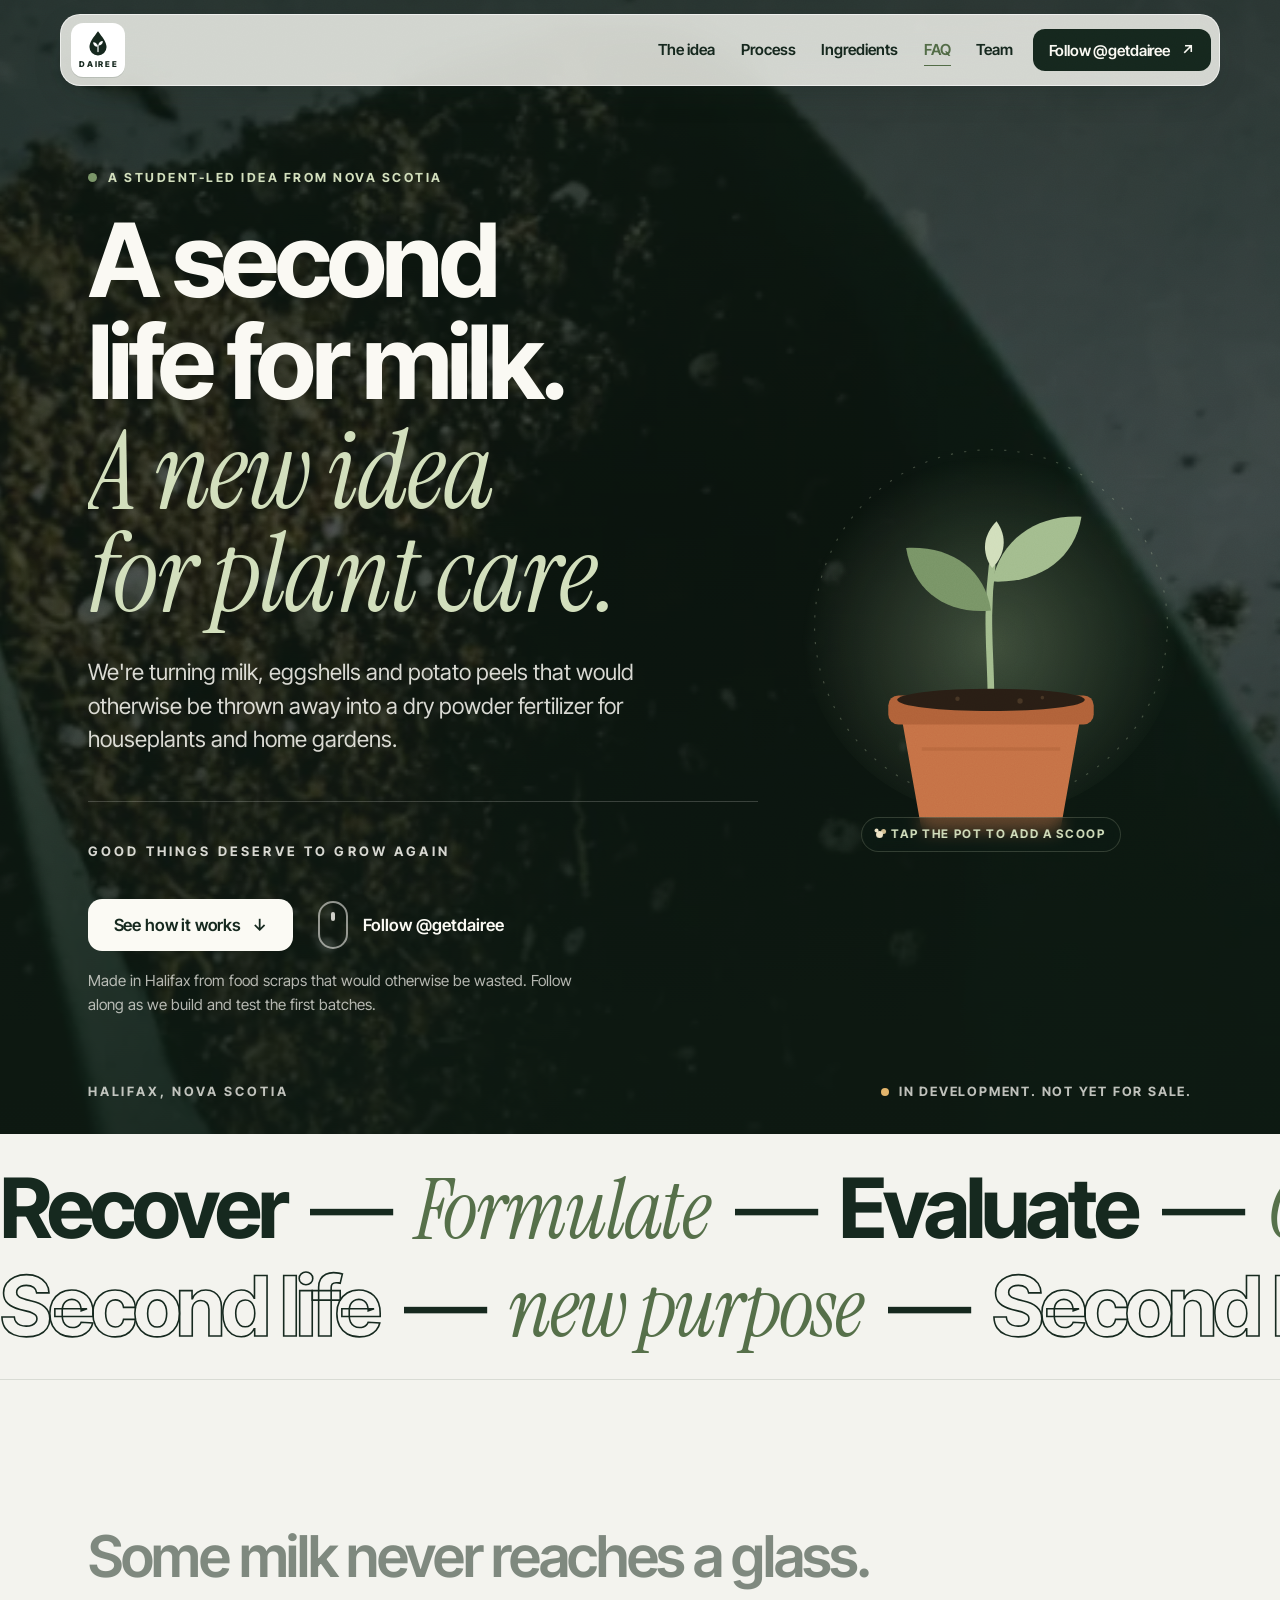
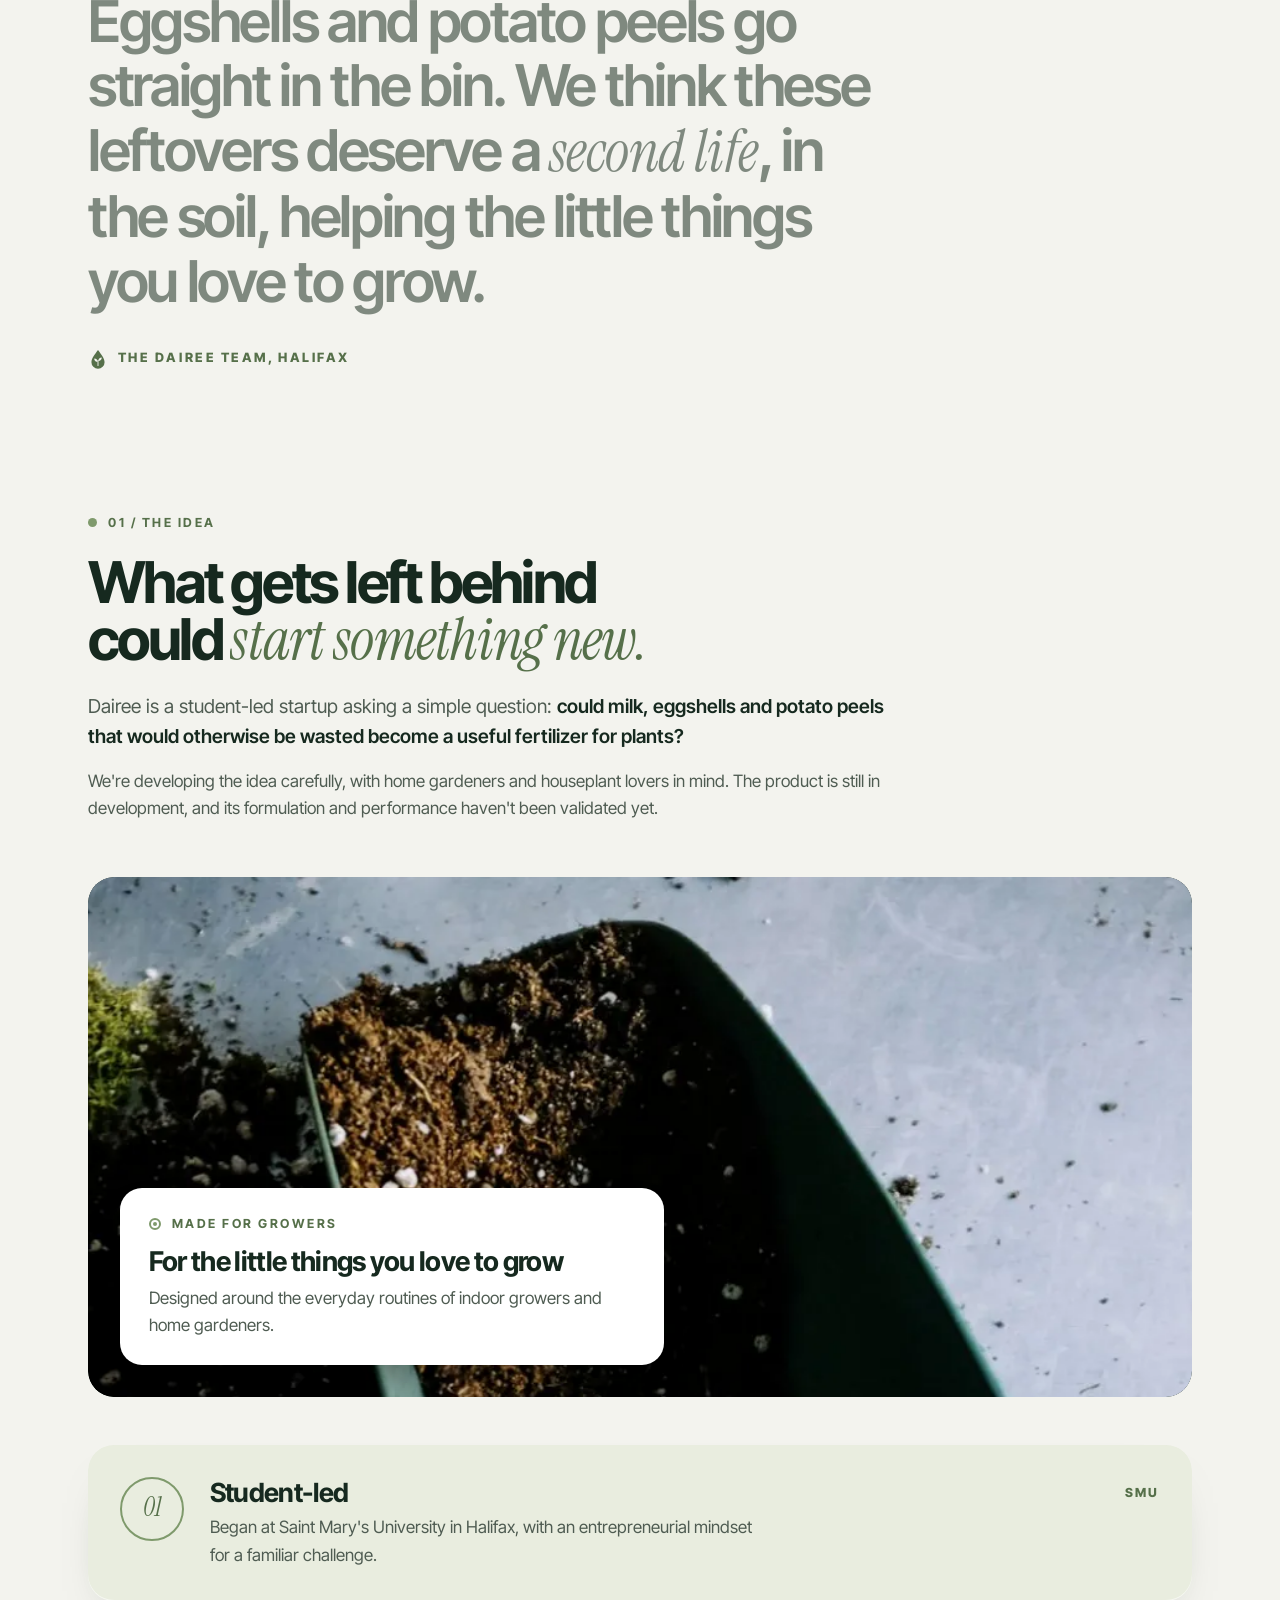
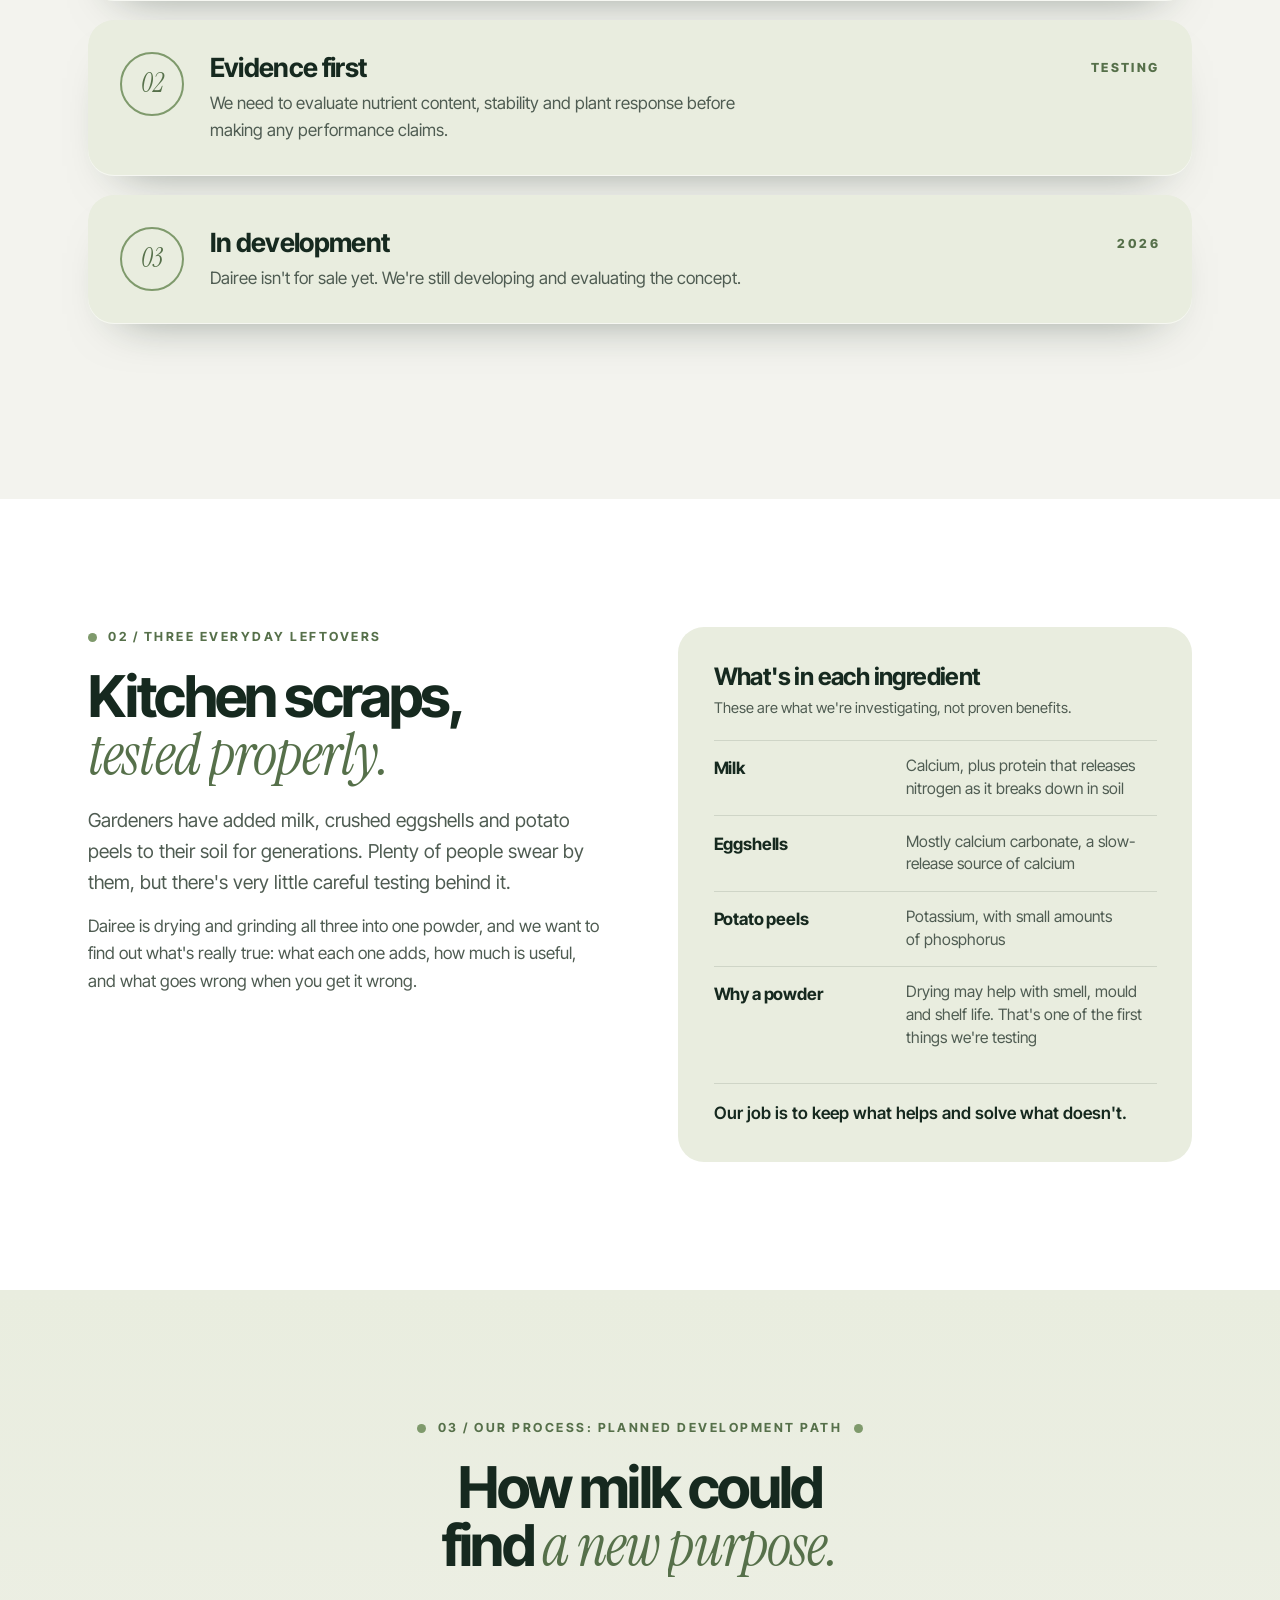
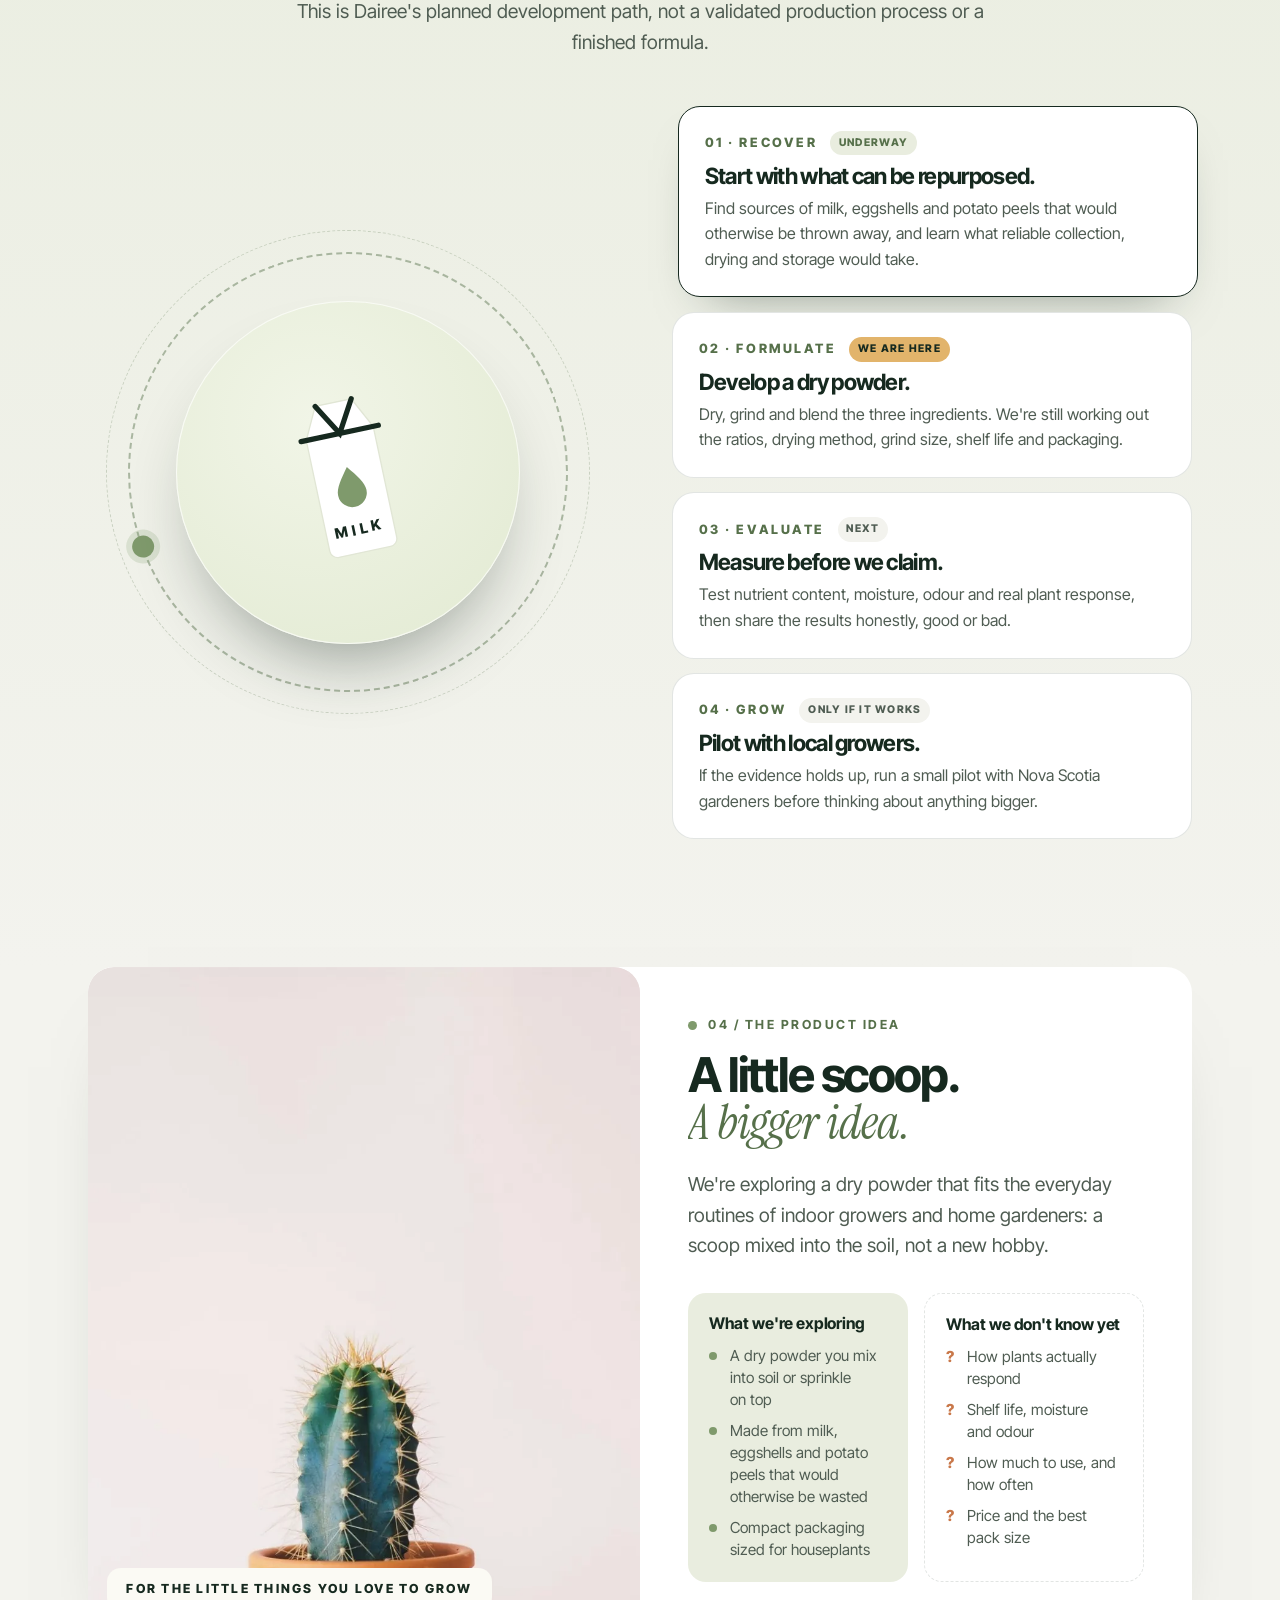
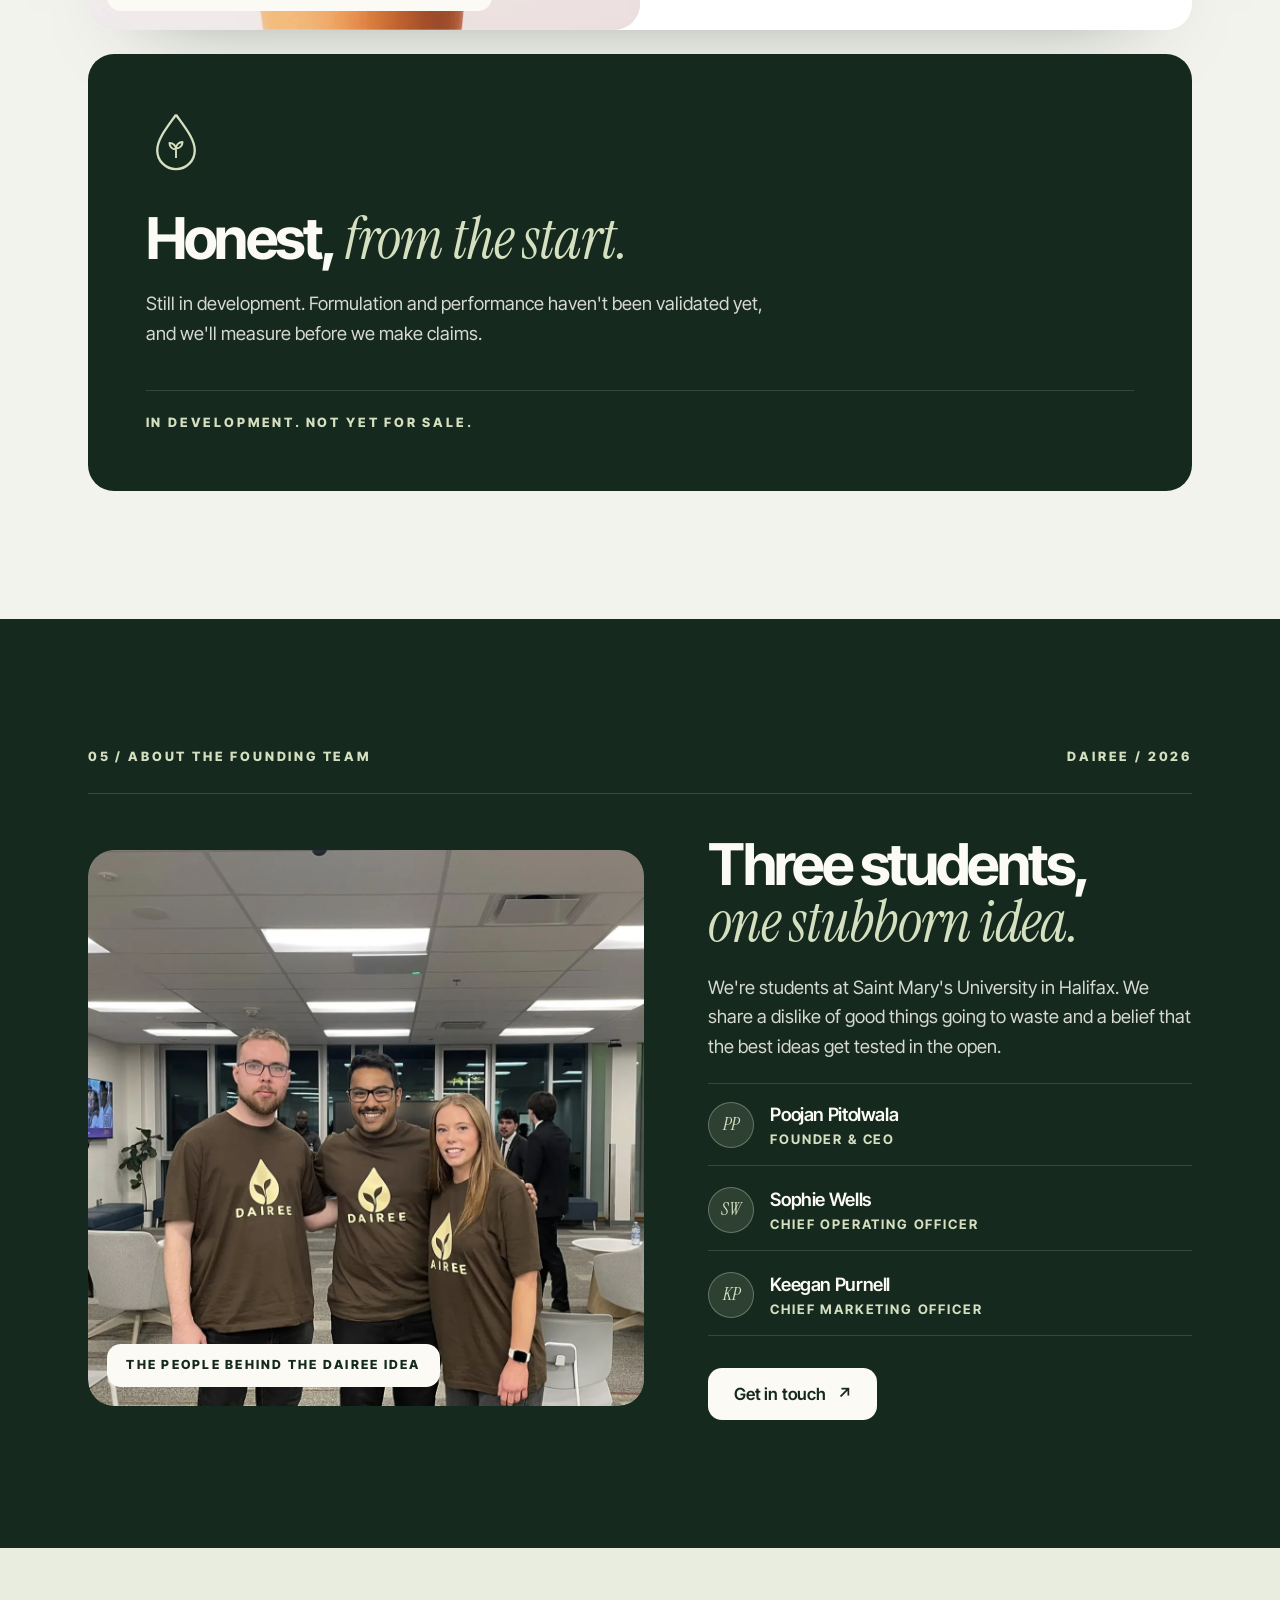
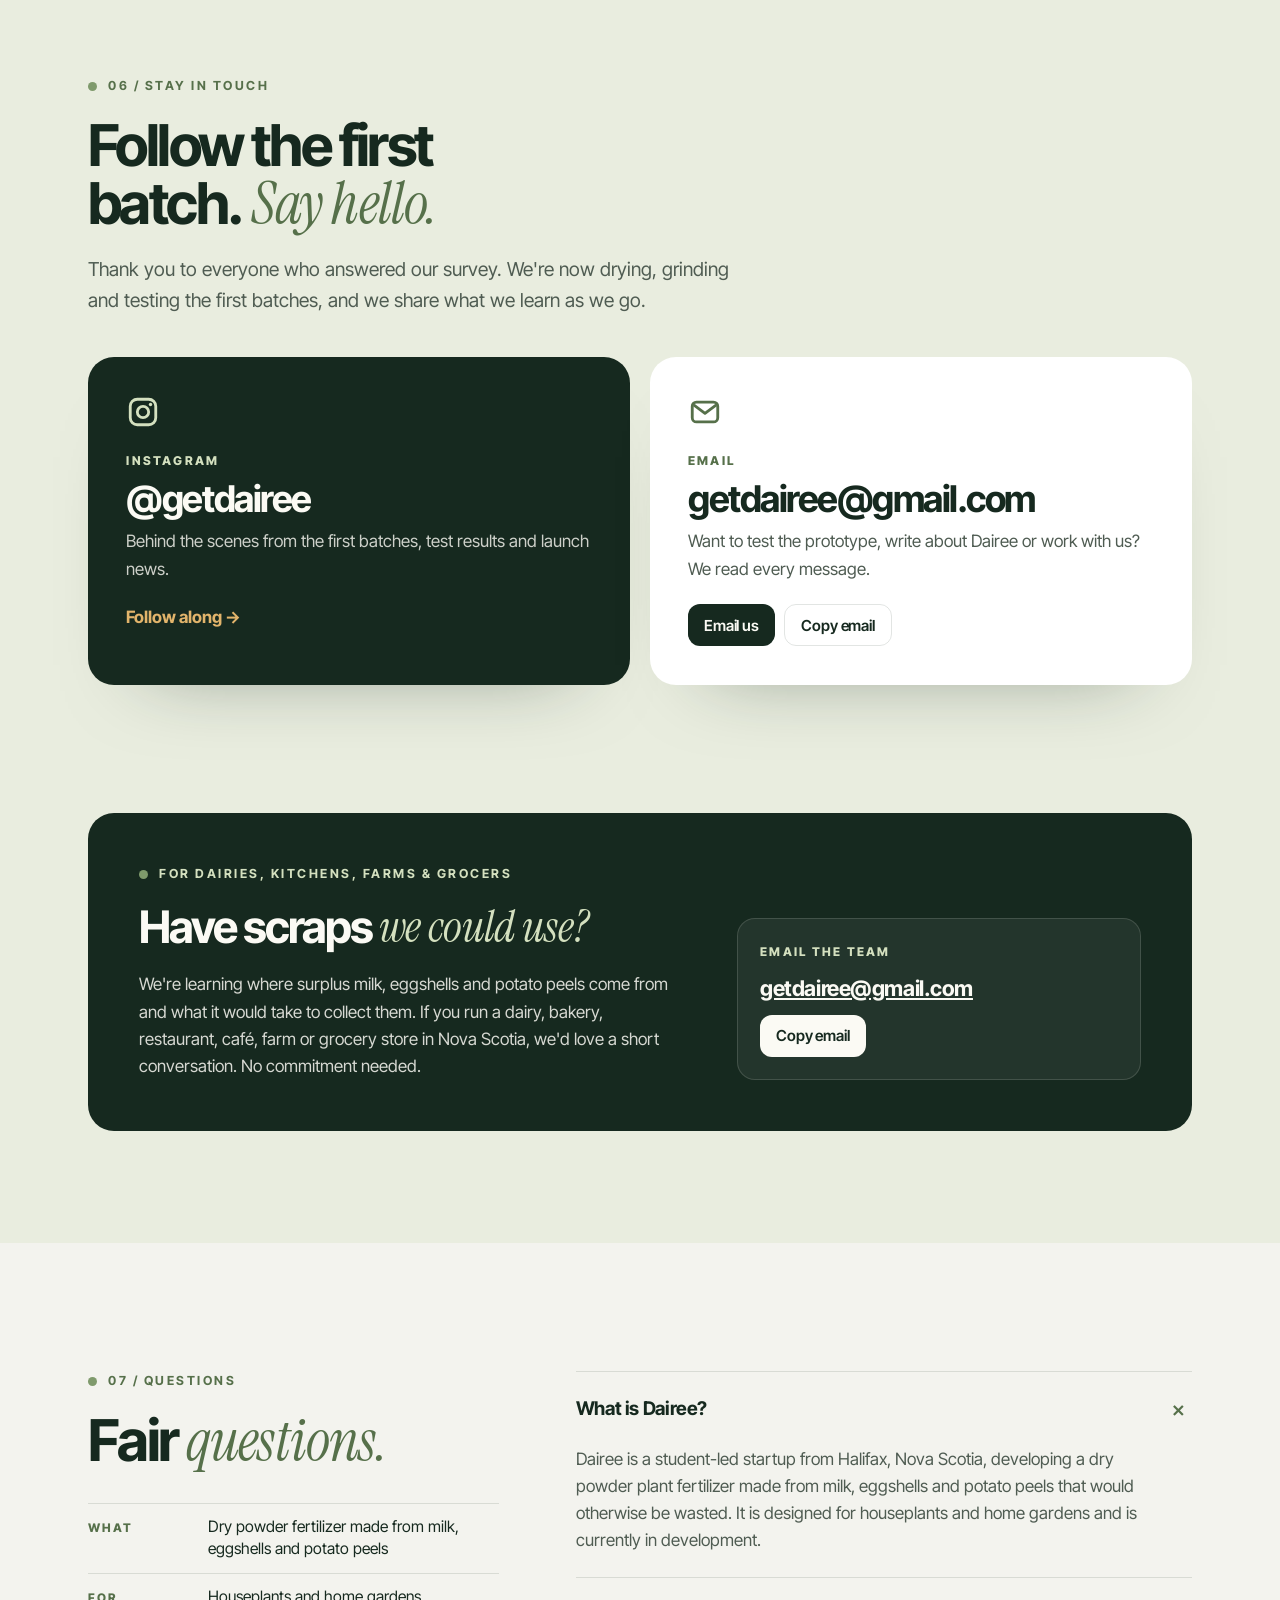
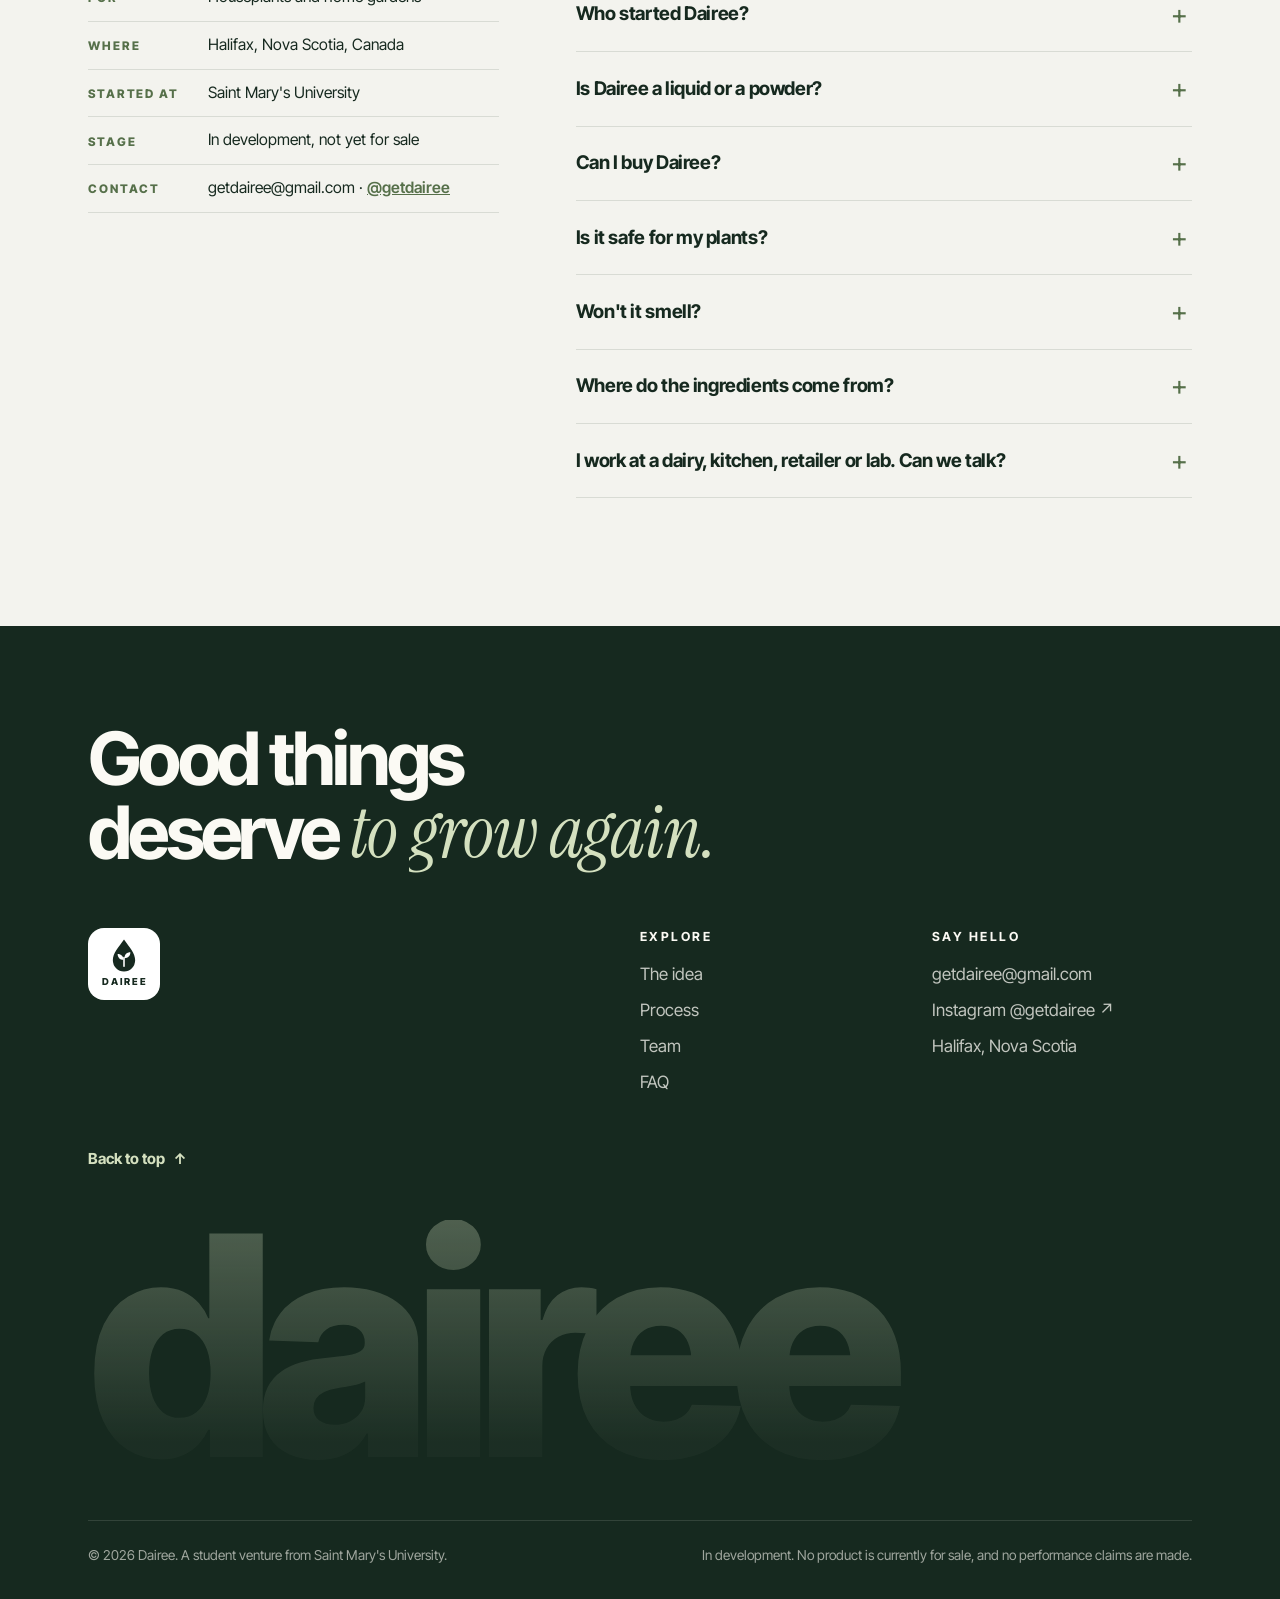
<file: index.html>
<!doctype html>
<html lang="en-CA">
<head>
  <meta charset="utf-8" />
  <meta name="viewport" content="width=device-width, initial-scale=1, viewport-fit=cover" />
  <title>Dairee | Powder fertilizer from food scraps · Halifax, NS</title>
  <meta name="description" content="Dairee is a student-led startup from Halifax, Nova Scotia, developing a dry powder plant fertilizer made from milk, eggshells and potato peels that would otherwise be wasted." />
  <meta name="robots" content="index, follow, max-image-preview:large, max-snippet:-1" />
  <meta name="author" content="Dairee" />
  <meta name="geo.region" content="CA-NS" />
  <meta name="geo.placename" content="Halifax, Nova Scotia" />
  <meta name="theme-color" content="#16291f" />
  <link rel="canonical" href="https://dairee.ca/" />

  <meta property="og:type" content="website" />
  <meta property="og:site_name" content="Dairee" />
  <meta property="og:locale" content="en_CA" />
  <meta property="og:title" content="Dairee: A second life for milk" />
  <meta property="og:description" content="A student-led startup from Halifax, Nova Scotia, turning wasted milk, eggshells and potato peels into a dry powder fertilizer. Follow along." />
  <!-- Share previews need the full site address -->
  <meta property="og:url" content="https://dairee.ca/" />
  <meta property="og:image" content="https://dairee.ca/assets/og.jpg" />
  <meta property="og:image:width" content="1200" />
  <meta property="og:image:height" content="630" />
  <meta property="og:image:alt" content="Dairee: A second life for milk. A new idea for plant care." />
  <meta name="twitter:card" content="summary_large_image" />
  <meta name="twitter:title" content="Dairee: A second life for milk" />
  <meta name="twitter:description" content="A student-led startup from Halifax, Nova Scotia, turning wasted milk, eggshells and potato peels into a dry powder fertilizer." />
  <link rel="alternate" type="text/plain" href="https://dairee.ca/llms.txt" title="Dairee summary for AI assistants" />
  <link rel="apple-touch-icon" href="assets/apple-touch-icon.png" />
  <link rel="preload" as="image" href="assets/soil.webp" type="image/webp" />
  <script type="application/ld+json">
{
  "@context": "https://schema.org",
  "@graph": [
    {
      "@type": "Organization",
      "@id": "https://dairee.ca/#org",
      "name": "Dairee",
      "url": "https://dairee.ca/",
      "logo": "https://dairee.ca/assets/apple-touch-icon.png",
      "image": "https://dairee.ca/assets/og.jpg",
      "description": "Dairee is a student-led startup from Halifax, Nova Scotia, developing a dry powder plant fertilizer made from milk, eggshells and potato peels that would otherwise be wasted.",
      "slogan": "Good things deserve to grow again.",
      "email": "getdairee@gmail.com",
      "sameAs": [
        "https://www.instagram.com/getdairee/"
      ],
      "address": {
        "@type": "PostalAddress",
        "addressLocality": "Halifax",
        "addressRegion": "NS",
        "addressCountry": "CA"
      },
      "foundingLocation": {
        "@type": "Place",
        "name": "Halifax, Nova Scotia, Canada"
      },
      "areaServed": {
        "@type": "AdministrativeArea",
        "name": "Nova Scotia, Canada"
      },
      "knowsAbout": [
        "powder fertilizer",
        "plant food",
        "plant care",
        "houseplants",
        "home gardening",
        "eggshells",
        "potato peels",
        "milk waste",
        "food waste reduction",
        "upcycling food scraps"
      ],
      "affiliation": {
        "@type": "CollegeOrUniversity",
        "name": "Saint Mary's University",
        "address": {
          "@type": "PostalAddress",
          "addressLocality": "Halifax",
          "addressRegion": "NS",
          "addressCountry": "CA"
        }
      },
      "founder": [
        {
          "@type": "Person",
          "name": "Poojan Pitolwala",
          "jobTitle": "Founder & CEO"
        },
        {
          "@type": "Person",
          "name": "Sophie Wells",
          "jobTitle": "Chief Operating Officer"
        },
        {
          "@type": "Person",
          "name": "Keegan Purnell",
          "jobTitle": "Chief Marketing Officer"
        }
      ]
    },
    {
      "@type": "WebSite",
      "@id": "https://dairee.ca/#website",
      "url": "https://dairee.ca/",
      "name": "Dairee",
      "inLanguage": "en-CA",
      "publisher": {
        "@id": "https://dairee.ca/#org"
      }
    },
    {
      "@type": "WebPage",
      "@id": "https://dairee.ca/#webpage",
      "url": "https://dairee.ca/",
      "name": "Dairee | Powder fertilizer from food scraps · Halifax, NS",
      "isPartOf": {
        "@id": "https://dairee.ca/#website"
      },
      "about": {
        "@id": "https://dairee.ca/#org"
      },
      "inLanguage": "en-CA",
      "primaryImageOfPage": "https://dairee.ca/assets/og.jpg"
    },
    {
      "@type": "FAQPage",
      "@id": "https://dairee.ca/#faq",
      "mainEntity": [
        {
          "@type": "Question",
          "name": "What is Dairee?",
          "acceptedAnswer": {
            "@type": "Answer",
            "text": "Dairee is a student-led startup from Halifax, Nova Scotia, developing a dry powder plant fertilizer made from milk, eggshells and potato peels that would otherwise be wasted. It is designed for houseplants and home gardens and is currently in development."
          }
        },
        {
          "@type": "Question",
          "name": "Who started Dairee?",
          "acceptedAnswer": {
            "@type": "Answer",
            "text": "Dairee was founded at Saint Mary's University in Halifax by Poojan Pitolwala (Founder & CEO), Sophie Wells (Chief Operating Officer) and Keegan Purnell (Chief Marketing Officer)."
          }
        },
        {
          "@type": "Question",
          "name": "Is Dairee a liquid or a powder?",
          "acceptedAnswer": {
            "@type": "Answer",
            "text": "A dry powder. We started out exploring a liquid, then moved to drying and grinding milk, eggshells and potato peels into a powder you mix into soil."
          }
        },
        {
          "@type": "Question",
          "name": "Can I buy Dairee?",
          "acceptedAnswer": {
            "@type": "Answer",
            "text": "Not yet. Dairee is still in development. Follow @getdairee on Instagram for updates, or email getdairee@gmail.com if you'd like to test an early batch."
          }
        },
        {
          "@type": "Question",
          "name": "Is it safe for my plants?",
          "acceptedAnswer": {
            "@type": "Answer",
            "text": "We don't know yet, and that's exactly what our evaluation stage is for. We won't make any claims until we've tested how plants respond."
          }
        },
        {
          "@type": "Question",
          "name": "Won't it smell?",
          "acceptedAnswer": {
            "@type": "Answer",
            "text": "It's a fair worry. Drying the ingredients into a powder should help, but we still need to test smell, moisture and shelf life properly. If we can't solve it, we won't ship it."
          }
        },
        {
          "@type": "Question",
          "name": "Where do the ingredients come from?",
          "acceptedAnswer": {
            "@type": "Answer",
            "text": "We're looking for milk, eggshells and potato peels that would otherwise be thrown away, for example from dairies, bakeries, restaurants and food processors, and learning what reliable collection and drying would require."
          }
        },
        {
          "@type": "Question",
          "name": "I work at a dairy, kitchen, retailer or lab. Can we talk?",
          "acceptedAnswer": {
            "@type": "Answer",
            "text": "Yes, please. We'd love to hear from people who know food waste, plants or product testing. Email getdairee@gmail.com."
          }
        }
      ]
    }
  ]
}
  </script>

  <link rel="preconnect" href="https://fonts.googleapis.com" />
  <link rel="preconnect" href="https://fonts.gstatic.com" crossorigin />
  <link rel="preload" as="style" href="https://fonts.googleapis.com/css2?family=Inter+Tight:wght@400;500;600;700;800&family=Instrument+Serif:ital@0;1&display=swap" />
  <link rel="stylesheet" href="https://fonts.googleapis.com/css2?family=Inter+Tight:wght@400;500;600;700;800&family=Instrument+Serif:ital@0;1&display=swap" media="print" onload="this.media='all'" />
  <noscript><link rel="stylesheet" href="https://fonts.googleapis.com/css2?family=Inter+Tight:wght@400;500;600;700;800&family=Instrument+Serif:ital@0;1&display=swap" /></noscript>
  <link rel="stylesheet" href="styles.css" />
  <script>document.documentElement.classList.add("js")</script>
  <link rel="icon" href="data:image/svg+xml,%3Csvg xmlns='http://www.w3.org/2000/svg' viewBox='0 0 64 64'%3E%3Cpath d='M32 3C22 17 11 29 11 42a21 21 0 0 0 42 0C53 29 42 17 32 3Z' fill='%2316291f'/%3E%3Cpath d='M32 52V36M32 40c-6 0-10-4-10-10 6 0 10 4 10 10Zm0-2c0-6 4-10 10-10 0 6-4 10-10 10Z' fill='%23eef0e4' stroke='%23eef0e4' stroke-width='1.5' stroke-linejoin='round'/%3E%3C/svg%3E" />
</head>
<body>
  <a class="skip" href="#main">Skip to content</a>

  <!-- Reusable logo mark: drop + sprout -->
  <svg width="0" height="0" style="position:absolute" aria-hidden="true">
    <symbol id="mark" viewBox="0 0 64 64">
      <path d="M32 3C22 17 11 29 11 42a21 21 0 0 0 42 0C53 29 42 17 32 3Z" fill="currentColor"/>
      <path d="M32 53V37" stroke="var(--mark-cut, #fff)" stroke-width="3" stroke-linecap="round"/>
      <path d="M31 41c-7 0-11-4.5-11-11 7 0 11 4.5 11 11Z" fill="var(--mark-cut, #fff)"/>
      <path d="M33 38c0-7 4.5-11 11-11 0 7-4.5 11-11 11Z" fill="var(--mark-cut, #fff)"/>
    </symbol>
  </svg>

  <!-- ========== FLOATING HEADER ========== -->
  <header class="site-header" id="top">
    <div class="header-card">
      <a href="#top" class="logo-badge" aria-label="Dairee — back to top">
        <svg aria-hidden="true"><use href="#mark"/></svg>
        <span>DAIREE</span>
      </a>
      <nav class="nav" id="nav" aria-label="Primary">
        <a href="#idea">The idea</a>
        <a href="#process">Process</a>
        <a href="#why">Ingredients</a>
        <a href="#faq">FAQ</a>
        <a href="#team">Team</a>
      </nav>
      <a href="https://www.instagram.com/getdairee/" class="btn btn-dark btn-small header-cta" rel="me">Follow @getdairee <span aria-hidden="true">↗</span></a>
      <span class="progress" aria-hidden="true"></span>
      <button type="button" class="nav-toggle" id="navToggle" aria-label="Open menu" aria-expanded="false" aria-controls="nav">
        <span></span><span></span>
      </button>
    </div>
  </header>

  <main id="main">
    <!-- ========== HERO ========== -->
    <section class="hero">
      <div class="hero-bg" aria-hidden="true"></div>
      <div class="drops" aria-hidden="true">
        <span style="--x:8%;--s:10px;--t:19s;--dl:-2s"></span><span style="--x:22%;--s:6px;--t:23s;--dl:-11s"></span>
        <span style="--x:41%;--s:8px;--t:17s;--dl:-6s"></span><span style="--x:63%;--s:12px;--t:25s;--dl:-15s"></span>
        <span style="--x:78%;--s:7px;--t:21s;--dl:-4s"></span><span style="--x:91%;--s:9px;--t:18s;--dl:-9s"></span>
      </div>
      <div class="container hero-inner">
        <div class="hero-grid">
        <div class="hero-copy">
        <p class="eyebrow eyebrow-light intro" style="--i:0"><span class="dot"></span>A student-led idea from Nova Scotia</p>
        <h1><span class="line"><span class="intro-line" style="--i:1">A second life for milk.</span></span><span class="line"><em class="intro-line" style="--i:2">A new idea for plant care.</em></span></h1>
        <p class="lead intro" style="--i:4">We're turning milk, eggshells and potato peels that would otherwise be thrown away into a dry powder fertilizer for houseplants and home gardens.</p>

        <div class="hero-rule intro" style="--i:5">
          <span>Good things deserve to grow again</span>
        </div>

        <div class="hero-ctas intro" style="--i:6">
          <a href="#idea" class="btn btn-cream magnetic">See how it works <span aria-hidden="true">↓</span></a>
          <a href="https://www.instagram.com/getdairee/" class="follow" rel="me">
            <span class="mouse" aria-hidden="true"><span></span></span>
            Follow @getdairee
          </a>
        </div>
        <p class="hero-micro intro" style="--i:7">Made in Halifax from food scraps that would otherwise be wasted. Follow along as we build and test the first batches.</p>
        </div>
        <button type="button" class="hero-art play" id="heroArt">
          <svg viewBox="0 0 360 440" aria-hidden="true">
            <defs>
              <radialGradient id="glowG" cx="50%" cy="55%" r="50%">
                <stop offset="0" stop-color="#a8c094" stop-opacity=".35"/>
                <stop offset="1" stop-color="#a8c094" stop-opacity="0"/>
              </radialGradient>
            </defs>
            <circle cx="180" cy="250" r="170" fill="url(#glowG)"/>
            <circle class="art-orbit" cx="180" cy="250" r="158" fill="none" stroke="#d4e0bf" stroke-opacity=".28" stroke-dasharray="2 10"/>
            <!-- stem + leaves -->
            <g class="plant">
            <path class="stem" pathLength="1" d="M180 318C180 276 175 244 181 196" fill="none" stroke="#a8c094" stroke-width="6" stroke-linecap="round"/>
            <path class="leaf leaf-a" d="M180 236c-40 4-70-18-76-56 40-2 70 18 76 56Z" fill="#7f9a6c"/>
            <path class="leaf leaf-b" d="M181 210c8-38 40-60 80-58-6 38-38 60-80 58Z" fill="#a8c094"/>
            <path class="leaf leaf-c" d="M181 198c-10-14-8-30 4-42 10 14 8 30-4 42Z" fill="#d4e0bf"/>
            <!-- stage 2: taller, more leaves -->
            <path class="stem2 extra2" pathLength="1" d="M181 200C184 178 178 160 181 132" fill="none" stroke="#a8c094" stroke-width="5" stroke-linecap="round"/>
            <path class="leaf leaf-d extra2" d="M181 176c-30 2-52-14-56-42 30-2 52 14 56 42Z" fill="#6f8f60"/>
            <path class="leaf leaf-e extra2" d="M181 158c6-28 30-44 58-42-4 28-28 44-58 42Z" fill="#8fae7e"/>
            <!-- stage 3: a milk-white bloom -->
            <g class="flower extra3">
              <ellipse cx="181" cy="112" rx="9" ry="18" fill="#f3ecd9"/>
              <ellipse cx="181" cy="112" rx="9" ry="18" fill="#f3ecd9" transform="rotate(72 181 130)"/>
              <ellipse cx="181" cy="112" rx="9" ry="18" fill="#f3ecd9" transform="rotate(144 181 130)"/>
              <ellipse cx="181" cy="112" rx="9" ry="18" fill="#f3ecd9" transform="rotate(216 181 130)"/>
              <ellipse cx="181" cy="112" rx="9" ry="18" fill="#f3ecd9" transform="rotate(288 181 130)"/>
              <circle cx="181" cy="130" r="8" fill="#e2b46b"/>
            </g>
            </g>
            <!-- pot -->
            <path d="M100 332h160l-17 96a8 8 0 0 1-8 6H125a8 8 0 0 1-8-6Z" fill="#c9784a"/>
            <path d="M118 360h124" stroke="#b5673c" stroke-width="3" opacity=".5"/>
            <rect x="88" y="312" width="184" height="26" rx="9" fill="#b5673c"/>
            <ellipse cx="180" cy="316" rx="84" ry="10" fill="#2b1f15"/>
            <circle cx="150" cy="315" r="2" fill="#4a3826"/><circle cx="206" cy="317" r="2.4" fill="#4a3826"/><circle cx="226" cy="314" r="1.6" fill="#4a3826"/>
            <!-- splash -->
            <ellipse class="ripple r1" cx="219" cy="315" rx="14" ry="4" fill="#e6d7b5" opacity=".7"/>
            <ellipse class="ripple r2" cx="219" cy="315" rx="14" ry="4" fill="none" stroke="#e6d7b5" stroke-width="1.5"/>
            <circle class="spark s1" cx="219" cy="311" r="2.6" fill="#e6d7b5"/>
            <circle class="spark s2" cx="219" cy="311" r="2.2" fill="#d4c095"/>
            <circle class="spark s3" cx="219" cy="311" r="1.8" fill="#e6d7b5"/>
            <!-- milk drop -->
            <g class="scoop">
              <rect x="242" y="52" width="60" height="10" rx="5" fill="#b5673c"/>
              <path d="M190 46h54v8a27 27 0 0 1-27 27 27 27 0 0 1-27-27Z" fill="#efe4c8"/>
              <path d="M190 46h54v8a27 27 0 0 1-27 27 27 27 0 0 1-27-27Z" fill="none" stroke="#d4c095" stroke-width="2"/>
              <ellipse cx="217" cy="46" rx="27" ry="6.5" fill="#f7f1e2"/>
            </g>
            <g class="grains">
              <circle class="grain" style="--gx:-7px;--d:0s" cx="213" cy="124" r="3.2"/>
              <circle class="grain alt" style="--gx:4px;--d:.05s" cx="219" cy="122" r="2.6"/>
              <circle class="grain" style="--gx:-2px;--d:.11s" cx="224" cy="125" r="2.2"/>
              <circle class="grain alt" style="--gx:6px;--d:.16s" cx="216" cy="126" r="3"/>
              <circle class="grain" style="--gx:-5px;--d:.22s" cx="221" cy="121" r="2.4"/>
              <circle class="grain" style="--gx:3px;--d:.27s" cx="211" cy="123" r="2"/>
              <circle class="grain alt" style="--gx:-3px;--d:.33s" cx="226" cy="124" r="2.8"/>
              <circle class="grain" style="--gx:5px;--d:.38s" cx="218" cy="127" r="2.3"/>
              <circle class="grain" style="--gx:-6px;--d:.44s" cx="222" cy="123" r="2.6"/>
            </g>
          </svg>
          <span class="art-count" id="artCount" aria-live="polite">Tap the pot to add a scoop</span>
        </button>
        </div>
        <div class="hero-foot intro" style="--i:7">
          <span>Halifax, Nova Scotia</span>
          <span class="status"><span class="pulse" aria-hidden="true"></span>In development. Not yet for sale.</span>
        </div>
      </div>
    </section>

    <!-- ========== MARQUEE ========== -->
    <div class="marquee" aria-hidden="true">
      <div class="m-row m-row-1">
        <div class="m-track">
          <span>Recover</span><i>—</i><em>Formulate</em><i>—</i><span>Evaluate</span><i>—</i><em>Grow</em><i>—</i>
          <span>Recover</span><i>—</i><em>Formulate</em><i>—</i><span>Evaluate</span><i>—</i><em>Grow</em><i>—</i>
        </div>
      </div>
      <div class="m-row m-row-2">
        <div class="m-track">
          <span class="outline">Second life</span><i>—</i><em>new purpose</em><i>—</i><span class="outline">Second life</span><i>—</i><em>new purpose</em><i>—</i>
          <span class="outline">Second life</span><i>—</i><em>new purpose</em><i>—</i><span class="outline">Second life</span><i>—</i><em>new purpose</em><i>—</i>
        </div>
      </div>
    </div>

    <!-- ========== MANIFESTO (words light up as you scroll) ========== -->
    <section class="manifesto" aria-label="Why Dairee exists">
      <div class="container">
        <p class="manifesto-text">Some milk never reaches a glass. Eggshells and potato peels go straight in the bin. We think these leftovers deserve a <em>second life</em>, in the soil, helping the little things you love to grow.</p>
        <p class="manifesto-sign"><svg aria-hidden="true"><use href="#mark"/></svg>The Dairee team, Halifax</p>
      </div>
    </section>

    <!-- ========== 01 THE IDEA ========== -->
    <section class="section idea" id="idea">
      <div class="container">
        <div class="idea-head reveal">
          <p class="eyebrow"><span class="dot"></span>01 / The idea</p>
          <h2>What gets left behind could <em>start something new.</em></h2>
          <p class="body-lg">Dairee is a student-led startup asking a simple question: <strong>could milk, eggshells and potato peels that would otherwise be wasted become a useful fertilizer for plants?</strong></p>
          <p>We're developing the idea carefully, with home gardeners and houseplant lovers in mind. The product is still in development, and its formulation and performance haven't been validated yet.</p>
        </div>

        <figure class="photo-card soil reveal zoom parallax">
          <picture><source srcset="assets/soil.webp" type="image/webp" /><img src="assets/soil.jpg" width="1180" height="470" loading="lazy" alt="A green garden trowel full of dark potting soil, with moss on a pale work surface." /></picture>
          <figcaption class="overlay-card">
            <p class="eyebrow"><span class="ring"></span>Made for growers</p>
            <h3>For the little things you love to grow</h3>
            <p>Designed around the everyday routines of indoor growers and home gardeners.</p>
          </figcaption>
        </figure>

        <ol class="pillars">
          <li class="pillar reveal">
            <span class="num-ring">01</span>
            <div>
              <h3>Student-led</h3>
              <p>Began at Saint Mary's University in Halifax, with an entrepreneurial mindset for a familiar challenge.</p>
            </div>
            <span class="pillar-tag">SMU</span>
          </li>
          <li class="pillar reveal">
            <span class="num-ring">02</span>
            <div>
              <h3>Evidence first</h3>
              <p>We need to evaluate nutrient content, stability and plant response before making any performance claims.</p>
            </div>
            <span class="pillar-tag">Testing</span>
          </li>
          <li class="pillar reveal">
            <span class="num-ring">03</span>
            <div>
              <h3>In development</h3>
              <p>Dairee isn't for sale yet. We're still developing and evaluating the concept.</p>
            </div>
            <span class="pillar-tag">2026</span>
          </li>
        </ol>
        <p class="footnote reveal">*Progressing in the SMU Innovation Cup. Our focus now is building and testing the first batches of powder.</p>
      </div>
    </section>

    <!-- ========== 02 INGREDIENTS ========== -->
    <section class="section why" id="why">
      <div class="container two-col">
        <div class="reveal">
          <p class="eyebrow"><span class="dot"></span>02 / Three everyday leftovers</p>
          <h2>Kitchen scraps, <em>tested properly.</em></h2>
          <p class="body-lg">Gardeners have added milk, crushed eggshells and potato peels to their soil for generations. Plenty of people swear by them, but there's very little careful testing behind it.</p>
          <p>Dairee is drying and grinding all three into one powder, and we want to find out what's really true: what each one adds, how much is useful, and what goes wrong when you get it wrong.</p>
        </div>
        <div class="why-card reveal">
          <h3>What's in each ingredient</h3>
          <p class="why-note">These are what we're investigating, not proven benefits.</p>
          <ul class="why-list">
            <li><span class="why-k">Milk</span><span class="why-v">Calcium, plus protein that releases nitrogen as it breaks down in soil</span></li>
            <li><span class="why-k">Eggshells</span><span class="why-v">Mostly calcium carbonate, a slow-release source of calcium</span></li>
            <li><span class="why-k">Potato peels</span><span class="why-v">Potassium, with small amounts of phosphorus</span></li>
            <li><span class="why-k">Why a powder</span><span class="why-v">Drying may help with smell, mould and shelf life. That's one of the first things we're testing</span></li>
          </ul>
          <p class="why-foot">Our job is to keep what helps and solve what doesn't.</p>
        </div>
      </div>
    </section>

    <!-- ========== 03 PROCESS (interactive orbit) ========== -->
    <section class="section process" id="process">
      <div class="container">
        <div class="center-head reveal">
          <p class="eyebrow eyebrow-center"><span class="dot"></span>03 / Our process: planned development path<span class="dot"></span></p>
          <h2>How milk could find <em>a new purpose.</em></h2>
          <p class="body-lg">This is Dairee's planned development path, not a validated production process or a finished formula.</p>
        </div>

        <div class="orbit-wrap reveal">
          <div class="orbit" id="orbit" data-step="0" aria-hidden="true">
            <div class="orbit-ring"><span class="orbit-dot"></span></div>
            <div class="orbit-core">
              <!-- 01 carton -->
              <svg class="icon icon-0" viewBox="0 0 120 140">
                <g class="tilt"><g transform="rotate(-12 60 70)">
                  <path d="M34 40h52v86a6 6 0 0 1-6 6H40a6 6 0 0 1-6-6Z" fill="#fff" stroke="#e1e6d5"/>
                  <path d="M34 40 46 16h28l12 24Z" fill="#fff" stroke="#e1e6d5"/>
                  <path d="M30 40h60M46 16l14 24 14-24" stroke="#16291f" stroke-width="4" fill="none" stroke-linecap="round"/>
                  <path d="M60 66c-6 8-11 14-11 20a11 11 0 0 0 22 0c0-6-5-12-11-20Z" fill="#7f9a6c"/>
                  <text x="60" y="118" text-anchor="middle" font-family="Inter Tight, sans-serif" font-weight="800" font-size="11" letter-spacing="3" fill="#16291f">MILK</text>
                </g></g>
              </svg>
              <!-- 02 flask -->
              <svg class="icon icon-1" viewBox="0 0 120 140">
                <path class="pestle" d="M86 22L60 74" stroke="#16291f" stroke-width="10" stroke-linecap="round"/>
                <path d="M18 72h84a4 4 0 0 1 4 4c0 24-20 42-46 42S14 100 14 76a4 4 0 0 1 4-4Z" fill="#fff" stroke="#16291f" stroke-width="4" stroke-linejoin="round"/>
                <path d="M24 76h72c-3 7-17 12-36 12s-33-5-36-12Z" fill="#efe4c8"/>
                <rect x="42" y="116" width="36" height="9" rx="4.5" fill="#16291f"/>
                <circle class="puff" style="--b:0s" cx="48" cy="72" r="3" fill="#d4c095"/><circle class="puff" style="--b:.6s" cx="70" cy="70" r="2.4" fill="#d4c095"/><circle class="puff" style="--b:1.2s" cx="58" cy="68" r="2" fill="#e6d7b5"/>
              </svg>
              <!-- 03 magnifier -->
              <svg class="icon icon-2" viewBox="0 0 120 140">
                <path d="M52 92V70m0 6c-8 0-13-5-13-13 8 0 13 5 13 13Zm0-2c0-8 5-13 13-13 0 8-5 13-13 13Z" fill="#7f9a6c" stroke="#7f9a6c" stroke-width="2" stroke-linejoin="round"/>
                <g class="scan"><circle cx="52" cy="72" r="32" fill="none" stroke="#16291f" stroke-width="5"/>
                <path d="M75 96l22 22" stroke="#16291f" stroke-width="9" stroke-linecap="round"/></g>
              </svg>
              <!-- 04 sprout in pot -->
              <svg class="icon icon-3" viewBox="0 0 120 140">
                <path d="M60 84V46" stroke="#16291f" stroke-width="4" stroke-linecap="round"/>
                <path class="leaf leaf-l" d="M58 62c-18 0-28-10-28-28 18 0 28 10 28 28Z" fill="#7f9a6c"/>
                <path class="leaf leaf-r" d="M62 54c0-18 10-28 28-28 0 18-10 28-28 28Z" fill="#a8c094"/>
                <path d="M30 84h60l-8 42a6 6 0 0 1-6 5H44a6 6 0 0 1-6-5Z" fill="#c9784a"/>
                <rect x="26" y="78" width="68" height="12" rx="4" fill="#b5673c"/>
              </svg>
            </div>
          </div>

          <ol class="steps" id="steps">
            <li class="step" data-i="0">
              <button type="button" class="step-btn" aria-pressed="true">
                <span class="step-kicker">01 · Recover <span class="badge done">Underway</span></span>
                <span class="step-title">Start with what can be repurposed.</span>
                <span class="step-text">Find sources of milk, eggshells and potato peels that would otherwise be thrown away, and learn what reliable collection, drying and storage would take.</span>
              </button>
            </li>
            <li class="step" data-i="1">
              <button type="button" class="step-btn" aria-pressed="false">
                <span class="step-kicker">02 · Formulate <span class="badge now">We are here</span></span>
                <span class="step-title">Develop a dry powder.</span>
                <span class="step-text">Dry, grind and blend the three ingredients. We're still working out the ratios, drying method, grind size, shelf life and packaging.</span>
              </button>
            </li>
            <li class="step" data-i="2">
              <button type="button" class="step-btn" aria-pressed="false">
                <span class="step-kicker">03 · Evaluate <span class="badge">Next</span></span>
                <span class="step-title">Measure before we claim.</span>
                <span class="step-text">Test nutrient content, moisture, odour and real plant response, then share the results honestly, good or bad.</span>
              </button>
            </li>
            <li class="step" data-i="3">
              <button type="button" class="step-btn" aria-pressed="false">
                <span class="step-kicker">04 · Grow <span class="badge">Only if it works</span></span>
                <span class="step-title">Pilot with local growers.</span>
                <span class="step-text">If the evidence holds up, run a small pilot with Nova Scotia gardeners before thinking about anything bigger.</span>
              </button>
            </li>
          </ol>
        </div>
      </div>
    </section>

    <!-- ========== 04 PRODUCT ========== -->
    <section class="section product" id="product">
      <div class="container">
        <article class="product-card reveal">
          <figure class="product-photo zoom">
            <picture><source srcset="assets/cactus.webp" type="image/webp" /><img src="assets/cactus.jpg" width="1178" height="1080" loading="lazy" alt="A small cactus in a terracotta pot against a soft pink wall." /></picture>
            <span class="photo-pill">For the little things you love to grow</span>
          </figure>
          <div class="product-body">
            <p class="eyebrow"><span class="dot"></span>04 / The product idea</p>
            <h2>A little scoop. <em>A bigger idea.</em></h2>
            <p class="body-lg">We're exploring a dry powder that fits the everyday routines of indoor growers and home gardeners: a scoop mixed into the soil, not a new hobby.</p>
            <div class="known">
              <div>
                <h3>What we're exploring</h3>
                <ul>
                  <li>A dry powder you mix into soil or sprinkle on top</li>
                  <li>Made from milk, eggshells and potato peels that would otherwise be wasted</li>
                  <li>Compact packaging sized for houseplants</li>
                </ul>
              </div>
              <div>
                <h3>What we don't know yet</h3>
                <ul>
                  <li>How plants actually respond</li>
                  <li>Shelf life, moisture and odour</li>
                  <li>How much to use, and how often</li>
                  <li>Price and the best pack size</li>
                </ul>
              </div>
            </div>
          </div>
        </article>

        <div class="honest reveal">
          <svg class="honest-icon draw" viewBox="0 0 64 64" aria-hidden="true"><path pathLength="1" d="M32 4C22 18 12 30 12 42a20 20 0 0 0 40 0C52 30 42 18 32 4Z" fill="none" stroke="currentColor" stroke-width="2.5"/><path pathLength="1" d="M32 50V38m0 3c-4 0-7-3-7-7 4 0 7 3 7 7Zm0-1c0-4 3-7 7-7 0 4-3 7-7 7Z" fill="none" stroke="currentColor" stroke-width="2" stroke-linejoin="round"/></svg>
          <h2>Honest, <em>from the start.</em></h2>
          <p>Still in development. Formulation and performance haven't been validated yet, and we'll measure before we make claims.</p>
          <p class="honest-tag">In development. Not yet for sale.</p>
        </div>
      </div>
    </section>

    <!-- ========== 05 TEAM ========== -->
    <section class="section team" id="team">
      <div class="container">
        <div class="team-head reveal">
          <span>05 / About the founding team</span>
          <span>Dairee / 2026</span>
        </div>
        <div class="team-grid">
          <figure class="team-photo reveal zoom">
            <picture><source srcset="assets/team.webp" type="image/webp" /><img src="assets/team.jpg" width="1176" height="1180" loading="lazy" alt="The three Dairee co-founders standing together in matching brown Dairee t-shirts at a Saint Mary's University event." /></picture>
            <figcaption class="photo-pill">The people behind the Dairee idea</figcaption>
          </figure>
          <div class="team-copy reveal">
            <h2>Three students, <em>one stubborn idea.</em></h2>
            <p>We're students at Saint Mary's University in Halifax. We share a dislike of good things going to waste and a belief that the best ideas get tested in the open.</p>
            <ul class="people">
              <li><span class="initials" aria-hidden="true">PP</span><div><strong>Poojan Pitolwala</strong><span>Founder &amp; CEO</span></div></li>
              <li><span class="initials" aria-hidden="true">SW</span><div><strong>Sophie Wells</strong><span>Chief Operating Officer</span></div></li>
              <li><span class="initials" aria-hidden="true">KP</span><div><strong>Keegan Purnell</strong><span>Chief Marketing Officer</span></div></li>
            </ul>
            <a href="#contact" class="btn btn-cream">Get in touch <span aria-hidden="true">↗</span></a>
          </div>
        </div>
      </div>
    </section>

    <!-- ========== 06 STAY IN TOUCH ========== -->
    <section class="section contact" id="contact">
      <div class="container">
        <div class="contact-head reveal">
          <p class="eyebrow"><span class="dot"></span>06 / Stay in touch</p>
          <h2>Follow the first batch. <em>Say hello.</em></h2>
          <p class="body-lg">Thank you to everyone who answered our survey. We're now drying, grinding and testing the first batches, and we share what we learn as we go.</p>
        </div>
        <div class="contact-grid">
          <a class="contact-card contact-ig reveal" href="https://www.instagram.com/getdairee/" rel="me">
            <svg class="contact-icon" viewBox="0 0 24 24" aria-hidden="true"><rect x="3" y="3" width="18" height="18" rx="5" fill="none" stroke="currentColor" stroke-width="2"/><circle cx="12" cy="12" r="4" fill="none" stroke="currentColor" stroke-width="2"/><circle cx="17.3" cy="6.7" r="1.2" fill="currentColor"/></svg>
            <span class="contact-kicker">Instagram</span>
            <strong class="contact-big">@getdairee</strong>
            <span class="contact-text">Behind the scenes from the first batches, test results and launch news.</span>
            <span class="contact-go">Follow along <span aria-hidden="true">→</span></span>
          </a>
          <div class="contact-card contact-mail reveal">
            <svg class="contact-icon" viewBox="0 0 24 24" aria-hidden="true"><rect x="3" y="5" width="18" height="14" rx="3" fill="none" stroke="currentColor" stroke-width="2"/><path d="M4 7l8 6 8-6" fill="none" stroke="currentColor" stroke-width="2" stroke-linejoin="round"/></svg>
            <span class="contact-kicker">Email</span>
            <strong class="contact-big copy-text">getdairee@gmail.com</strong>
            <span class="contact-text">Want to test the prototype, write about Dairee or work with us? We read every message.</span>
            <span class="contact-actions">
              <a class="btn btn-dark btn-small" href="mailto:getdairee@gmail.com">Email us</a>
              <button type="button" class="btn btn-light-outline btn-small copy-btn" data-copy="getdairee@gmail.com">Copy email</button>
            </span>
          </div>
        </div>
      </div>
    </section>

    <!-- ========== SUPPLIERS ========== -->
    <section class="suppliers">
      <div class="container">
        <div class="supplier-card reveal">
          <div>
            <p class="eyebrow eyebrow-light"><span class="dot"></span>For dairies, kitchens, farms &amp; grocers</p>
            <h2>Have scraps <em>we could use?</em></h2>
            <p>We're learning where surplus milk, eggshells and potato peels come from and what it would take to collect them. If you run a dairy, bakery, restaurant, café, farm or grocery store in Nova Scotia, we'd love a short conversation. No commitment needed.</p>
          </div>
          <div class="supplier-contact">
            <span class="supplier-label">Email the team</span>
            <a class="supplier-email" href="mailto:getdairee@gmail.com?subject=Ingredients%20for%20Dairee">getdairee@gmail.com</a>
            <button type="button" class="btn btn-cream btn-small copy-btn" data-copy="getdairee@gmail.com">Copy email</button>
          </div>
        </div>
      </div>
    </section>

    <!-- ========== 07 FAQ ========== -->
    <section class="section faq" id="faq">
      <div class="container faq-grid">
        <div class="reveal">
          <p class="eyebrow"><span class="dot"></span>07 / Questions</p>
          <h2>Fair <em>questions.</em></h2>
          <dl class="facts">
            <div><dt>What</dt><dd>Dry powder fertilizer made from milk, eggshells and potato peels</dd></div>
            <div><dt>For</dt><dd>Houseplants and home gardens</dd></div>
            <div><dt>Where</dt><dd>Halifax, Nova Scotia, Canada</dd></div>
            <div><dt>Started at</dt><dd>Saint Mary's University</dd></div>
            <div><dt>Stage</dt><dd>In development, not yet for sale</dd></div>
            <div><dt>Contact</dt><dd>getdairee@gmail.com · <a href="https://www.instagram.com/getdairee/" rel="me">@getdairee</a></dd></div>
          </dl>
        </div>
        <div class="faq-list reveal">
          <details open>
            <summary>What is Dairee?</summary>
            <p>Dairee is a student-led startup from Halifax, Nova Scotia, developing a dry powder plant fertilizer made from milk, eggshells and potato peels that would otherwise be wasted. It is designed for houseplants and home gardens and is currently in development.</p>
          </details>
          <details>
            <summary>Who started Dairee?</summary>
            <p>Dairee was founded at Saint Mary's University in Halifax by Poojan Pitolwala (Founder &amp; CEO), Sophie Wells (Chief Operating Officer) and Keegan Purnell (Chief Marketing Officer).</p>
          </details>
          <details>
            <summary>Is Dairee a liquid or a powder?</summary>
            <p>A dry powder. We started out exploring a liquid, then moved to drying and grinding milk, eggshells and potato peels into a powder you mix into soil.</p>
          </details>
          <details>
            <summary>Can I buy Dairee?</summary>
            <p>Not yet. Dairee is still in development. Follow @getdairee on Instagram for updates, or email getdairee@gmail.com if you'd like to test an early batch.</p>
          </details>
          <details>
            <summary>Is it safe for my plants?</summary>
            <p>We don't know yet, and that's exactly what our evaluation stage is for. We won't make any claims until we've tested how plants respond.</p>
          </details>
          <details>
            <summary>Won't it smell?</summary>
            <p>It's a fair worry. Drying the ingredients into a powder should help, but we still need to test smell, moisture and shelf life properly. If we can't solve it, we won't ship it.</p>
          </details>
          <details>
            <summary>Where do the ingredients come from?</summary>
            <p>We're looking for milk, eggshells and potato peels that would otherwise be thrown away, for example from dairies, bakeries, restaurants and food processors, and learning what reliable collection and drying would require.</p>
          </details>
          <details>
            <summary>I work at a dairy, kitchen, retailer or lab. Can we talk?</summary>
            <p>Yes, please. We'd love to hear from people who know food waste, plants or product testing. <a href="mailto:getdairee@gmail.com">Email us</a>.</p>
          </details>
        </div>
      </div>
    </section>
  </main>

  <!-- ========== FOOTER ========== -->
  <footer class="site-footer">
    <div class="container">
      <p class="footer-big reveal split">Good things deserve <em>to grow again.</em></p>
      <div class="footer-grid">
        <div>
          <a href="#top" class="logo-badge logo-badge-dark" aria-label="Dairee — back to top">
            <svg aria-hidden="true"><use href="#mark"/></svg>
            <span>DAIREE</span>
          </a>
        </div>
        <div>
          <h3 class="foot-h">Explore</h3>
          <a href="#idea">The idea</a>
          <a href="#process">Process</a>
          <a href="#team">Team</a>
          <a href="#faq">FAQ</a>
        </div>
        <div>
          <h3 class="foot-h">Say hello</h3>
          <a href="mailto:getdairee@gmail.com">getdairee@gmail.com</a>
          <a href="https://www.instagram.com/getdairee/" rel="me">Instagram @getdairee&nbsp;<span aria-hidden="true">↗</span></a>
          <p>Halifax, Nova Scotia</p>
        </div>
      </div>
      <a href="#top" class="to-top">Back to top <span aria-hidden="true">↑</span></a>
      <div class="wordmark" aria-hidden="true">dairee</div>
      <div class="footer-bottom">
        <span>© <span id="year">2026</span> Dairee. A student venture from Saint Mary's University.</span>
        <span>In development. No product is currently for sale, and no performance claims are made.</span>
      </div>
    </div>
  </footer>

  <a href="https://www.instagram.com/getdairee/" class="sticky-cta" id="stickyCta" rel="me" aria-hidden="true" tabindex="-1">
    <span>Follow the first batch</span><strong>@getdairee →</strong>
  </a>

  <script src="script.js" defer></script>
  <!-- Vercel Web Analytics: turn on in Vercel (Project → Analytics → Enable) -->
  <script>
    if (/(^|\.)dairee\.ca$|\.vercel\.app$/.test(location.hostname)) {
      window.va = window.va || function () { (window.vaq = window.vaq || []).push(arguments); };
      var va = document.createElement('script'); va.defer = true; va.src = '/_vercel/insights/script.js'; document.head.appendChild(va);
    }
  </script>
</body>
</html>
</file>
<file: styles.css>
:root {
  --forest: #16291f;
  --forest-2: #1f3a2b;
  --sage: #7f9a6c;        /* decorative */
  --sage-ink: #56704a;    /* text-safe sage on light */
  --sage-pale: #d4e0bf;   /* italic accent on dark */
  --mist: #e9eddf;
  --paper: #f3f3ee;
  --cream: #fbfaf4;
  --white: #ffffff;
  --clay: #c9784a;
  --ink: #16291f;
  --muted: #4f5c52;
  --line: rgba(22, 41, 31, 0.12);
  --radius: 26px;
  --sans: "Inter Tight", system-ui, -apple-system, "Segoe UI", sans-serif;
  --serif: "Instrument Serif", Georgia, serif;
  --maxw: 1160px;
}

* { box-sizing: border-box; margin: 0; padding: 0; }
html { overflow-x: clip; scroll-behavior: smooth; scroll-padding-top: 96px; -webkit-text-size-adjust: 100%; }
body { font-family: var(--sans); background: var(--paper); color: var(--ink); line-height: 1.6; font-size: 1.0625rem; -webkit-font-smoothing: antialiased; overflow-x: hidden; }
img, svg { display: block; max-width: 100%; }
a { color: inherit; }
strong { font-weight: 600; color: var(--ink); }
button { font: inherit; color: inherit; }

.skip { position: absolute; left: 12px; top: -60px; z-index: 100; background: var(--forest); color: var(--paper); padding: .6rem 1rem; border-radius: 8px; }
.skip:focus { top: 12px; }
:focus-visible { outline: 3px solid var(--sage); outline-offset: 3px; border-radius: 8px; }

.container { width: 100%; max-width: var(--maxw); margin: 0 auto; padding: 0 28px; }

h1, h2, h3 { font-weight: 700; letter-spacing: -0.045em; line-height: 1; }
h1 { font-size: clamp(3rem, 8vw, 6.4rem); font-weight: 700; }
h2 { font-size: clamp(2.1rem, 4.6vw, 3.6rem); margin-bottom: 1.3rem; }
h3 { font-size: 1.35rem; letter-spacing: -0.025em; line-height: 1.15; margin-bottom: .45rem; }
h1 em, h2 em, .footer-big em { font-family: var(--serif); font-style: italic; font-weight: 400; letter-spacing: -0.015em; color: var(--sage-ink); }
h1 em { display: inline-block; margin-top: .06em; color: var(--sage-pale); font-size: 1.06em; line-height: .95; }
p + p { margin-top: 1rem; }
.body-lg { font-size: 1.2rem; color: var(--muted); }

.eyebrow { display: flex; align-items: center; gap: .7rem; font-size: .78rem; font-weight: 700; letter-spacing: .2em; text-transform: uppercase; color: var(--sage-ink); margin-bottom: 1.3rem; }
.eyebrow-light { color: var(--sage-pale); }
.eyebrow-center { justify-content: center; text-align: center; }
.dot { width: 9px; height: 9px; border-radius: 50%; background: var(--sage); flex: none; }
.ring { width: 12px; height: 12px; border-radius: 50%; border: 2px solid var(--sage); position: relative; flex: none; }
.ring::after { content: ""; position: absolute; inset: 2px; border-radius: 50%; background: var(--sage); }

/* Buttons */
.btn { display: inline-flex; align-items: center; justify-content: center; gap: .7rem; padding: 1rem 1.6rem; min-height: 52px; border-radius: 14px; border: 0; font: 600 1.05rem var(--sans); letter-spacing: -.01em; text-decoration: none; cursor: pointer; transition: transform .2s ease, background .2s ease; }
.btn:hover { transform: translateY(-2px); }
.btn-dark { background: var(--forest); color: var(--cream); }
.btn-dark:hover { background: var(--forest-2); }
.btn-cream { background: var(--cream); color: var(--forest); }
.btn-cream:hover { background: #fff; }
.btn-small { padding: .55rem 1rem; min-height: 42px; font-size: .95rem; border-radius: 12px; }

/* Floating header card */
.site-header { position: fixed; top: 0; left: 0; right: 0; z-index: 50; padding: 14px 16px 0; pointer-events: none; }
.header-card {
  pointer-events: auto; max-width: var(--maxw); margin: 0 auto;
  display: flex; align-items: center; gap: 1.2rem; padding: 8px 8px 8px 10px;
  background: rgba(251, 250, 244, .82); backdrop-filter: blur(16px) saturate(1.3); -webkit-backdrop-filter: blur(16px) saturate(1.3);
  border: 1px solid rgba(255,255,255,.6); border-radius: 20px;
  box-shadow: 0 10px 40px -18px rgba(22,41,31,.45);
  transition: box-shadow .3s ease, background .3s ease;
}
.scrolled .header-card { background: rgba(251, 250, 244, .94); }
.logo-badge { display: inline-flex; flex-direction: column; align-items: center; justify-content: center; gap: 2px; width: 54px; height: 54px; border-radius: 12px; background: var(--white); box-shadow: 0 1px 0 var(--line); text-decoration: none; color: var(--forest); flex: none; }
.logo-badge svg { width: 26px; height: 26px; --mark-cut: #fff; }
.logo-badge span { font-size: .5rem; font-weight: 800; letter-spacing: .22em; padding-left: .22em; }
.logo-badge-dark { width: 72px; height: 72px; border-radius: 16px; }
.logo-badge-dark svg { width: 34px; height: 34px; }
.logo-badge-dark span { font-size: .6rem; }
.nav { display: flex; align-items: center; gap: 1.6rem; margin-left: auto; }
.nav a { text-decoration: none; font-size: .95rem; font-weight: 600; color: var(--ink); position: relative; }
.nav a::after { content: ""; position: absolute; left: 0; bottom: -4px; height: 1.5px; width: 0; background: currentColor; transition: width .25s; }
.nav a:hover::after { width: 100%; }
.header-cta { flex: none; }
.nav-toggle { display: none; background: none; border: 0; width: 44px; height: 44px; cursor: pointer; position: relative; flex: none; }
.nav-toggle span { position: absolute; left: 11px; right: 11px; height: 2px; background: var(--ink); border-radius: 2px; transition: transform .3s, top .3s; }
.nav-toggle span:first-child { top: 17px; }
.nav-toggle span:last-child { top: 25px; }
.nav-open .nav-toggle span:first-child { top: 21px; transform: rotate(45deg); }
.nav-open .nav-toggle span:last-child { top: 21px; transform: rotate(-45deg); }

/* Hero */
.hero { position: relative; color: var(--cream); background: var(--forest); overflow: hidden; isolation: isolate; }
.hero-bg {
  position: absolute; inset: 0; z-index: -1;
  background:
    linear-gradient(180deg, rgba(14,28,20,.82) 0%, rgba(14,28,20,.72) 45%, rgba(14,28,20,.9) 100%),
    url("assets/soil.jpg") center / cover no-repeat;
  transform: scale(1.08); transform-origin: center;
  filter: saturate(.9);
}
.hero-inner { padding-top: 168px; padding-bottom: 2rem; min-height: min(100svh, 980px); display: flex; flex-direction: column; justify-content: center; }
.lead { font-size: clamp(1.15rem, 2vw, 1.4rem); color: rgba(251,250,244,.86); max-width: 36rem; margin: 1.8rem 0 0; line-height: 1.5; }
.hero-rule { margin: 2.8rem 0 2.2rem; padding-top: 2.2rem; border-top: 1px solid rgba(251,250,244,.2); max-width: 46rem; }
.hero-rule span { font-size: .82rem; font-weight: 700; letter-spacing: .24em; text-transform: uppercase; color: rgba(251,250,244,.85); }
.hero-ctas { display: flex; align-items: center; gap: 1.6rem; flex-wrap: wrap; }
.follow { display: inline-flex; align-items: center; gap: .9rem; color: var(--cream); text-decoration: none; font-weight: 600; font-size: 1.05rem; }
.mouse { width: 30px; height: 48px; border-radius: 16px; border: 2px solid rgba(251,250,244,.55); position: relative; flex: none; }
.mouse span { position: absolute; left: 50%; top: 9px; width: 4px; height: 9px; margin-left: -2px; border-radius: 2px; background: rgba(251,250,244,.8); animation: wheel 1.8s ease-in-out infinite; }
@keyframes wheel { 0% { transform: translateY(0); opacity: 1; } 70% { transform: translateY(12px); opacity: 0; } 100% { opacity: 0; } }
.hero-foot { display: flex; justify-content: space-between; flex-wrap: wrap; gap: .8rem 2rem; margin-top: 4rem; font-size: .8rem; font-weight: 700; letter-spacing: .22em; text-transform: uppercase; color: rgba(251,250,244,.75); }
.status { display: inline-flex; align-items: center; gap: .6rem; letter-spacing: .14em; }
.pulse { width: 8px; height: 8px; border-radius: 50%; background: #e2b46b; animation: pulse 2.4s infinite; }
@keyframes pulse { 0% { box-shadow: 0 0 0 0 rgba(226,180,107,.6); } 70% { box-shadow: 0 0 0 10px rgba(226,180,107,0); } 100% { box-shadow: 0 0 0 0 rgba(226,180,107,0); } }

/* Marquee */
.marquee { background: var(--paper); border-bottom: 1px solid var(--line); padding: 1.6rem 0 1.4rem; overflow: hidden; }
.m-row { overflow: hidden; white-space: nowrap; }
.m-track { display: inline-flex; align-items: baseline; gap: 1.6rem; padding-right: 1.6rem; animation: marquee 34s linear infinite; font-size: clamp(2.6rem, 7vw, 5.2rem); font-weight: 700; letter-spacing: -.05em; line-height: 1.15; color: var(--forest); }
.m-row-2 .m-track { animation-direction: reverse; animation-duration: 42s; }
.m-track em { font-family: var(--serif); font-style: italic; font-weight: 400; letter-spacing: -.02em; color: var(--sage-ink); }
.m-track i { font-style: normal; font-weight: 400; color: var(--forest); }
.m-track .outline { color: transparent; -webkit-text-stroke: 1.6px var(--forest); }
@keyframes marquee { to { transform: translateX(-50%); } }

/* Sections */
.section { padding: clamp(4.5rem, 10vw, 8rem) 0; }
.two-col { display: grid; grid-template-columns: 1fr 1fr; gap: clamp(2rem, 6vw, 5rem); }
.center-head { text-align: center; max-width: 46rem; margin: 0 auto 3rem; }

/* Idea */
.idea-head { max-width: 50rem; }
.idea-head p:not(.eyebrow) { color: var(--muted); }
.photo-card { position: relative; margin-top: 3.4rem; border-radius: var(--radius); overflow: hidden; background: var(--forest); }
.photo-card img { width: 100%; height: clamp(360px, 48vw, 520px); object-fit: cover; }
.overlay-card { position: absolute; left: clamp(1rem, 3vw, 2rem); right: clamp(1rem, 3vw, 2rem); bottom: clamp(1rem, 3vw, 2rem); max-width: 34rem; background: var(--white); border-radius: 22px; padding: 1.6rem 1.8rem; box-shadow: 0 30px 60px -30px rgba(0,0,0,.5); }
.overlay-card .eyebrow { margin-bottom: .8rem; }
.overlay-card h3 { font-size: clamp(1.35rem, 2.6vw, 1.7rem); }
.overlay-card p:last-child { color: var(--muted); }

.pillars { list-style: none; display: grid; gap: 1rem; margin-top: 3rem; }
.pillar { display: grid; grid-template-columns: auto 1fr auto; gap: 1.6rem; align-items: start; background: var(--mist); border-radius: var(--radius); padding: 2rem; }
.pillar h3 { font-size: 1.65rem; }
.pillar p { color: var(--muted); max-width: 34rem; }
.num-ring { width: 64px; height: 64px; border-radius: 50%; border: 2px solid var(--sage); display: grid; place-items: center; font-family: var(--serif); font-style: italic; font-size: 1.6rem; color: var(--sage-ink); }
.pillar-tag { font-size: .78rem; font-weight: 800; letter-spacing: .2em; text-transform: uppercase; color: var(--sage-ink); padding-top: .4rem; }
.footnote { margin-top: 1.4rem; font-size: .98rem; color: var(--muted); }

/* Process / orbit */
.process { background: linear-gradient(180deg, var(--mist), var(--paper)); overflow-x: clip; }
.orbit-wrap { display: grid; grid-template-columns: 1fr 1fr; gap: clamp(2rem, 5vw, 4.5rem); align-items: center; }
.orbit { position: relative; width: min(100%, 440px); aspect-ratio: 1; margin: 0 auto; }
.orbit-ring { position: absolute; inset: 0; border-radius: 50%; border: 2px dashed rgba(86,112,74,.45); transition: transform .9s cubic-bezier(.6,.05,.3,1); }
.orbit-dot { position: absolute; width: 22px; height: 22px; border-radius: 50%; background: var(--sage); left: 50%; top: -11px; margin-left: -11px; box-shadow: 0 0 0 6px rgba(127,154,108,.2); }
.orbit[data-step="0"] .orbit-ring { transform: rotate(-110deg); }
.orbit[data-step="1"] .orbit-ring { transform: rotate(-20deg); }
.orbit[data-step="2"] .orbit-ring { transform: rotate(70deg); }
.orbit[data-step="3"] .orbit-ring { transform: rotate(160deg); }
.orbit-core { position: absolute; inset: 11%; border-radius: 50%; background: radial-gradient(circle at 40% 35%, #f1f5e7, #e2ead2); box-shadow: 0 40px 70px -30px rgba(22,41,31,.45), inset 0 0 0 1px rgba(255,255,255,.7); display: grid; place-items: center; }
.icon { grid-area: 1 / 1; width: 46%; opacity: 0; transform: scale(.85) rotate(-6deg); transition: opacity .45s ease, transform .6s cubic-bezier(.3,1.4,.5,1); }
.orbit[data-step="0"] .icon-0, .orbit[data-step="1"] .icon-1, .orbit[data-step="2"] .icon-2, .orbit[data-step="3"] .icon-3 { opacity: 1; transform: none; }

.steps { list-style: none; display: grid; gap: .9rem; }
.step-btn { display: grid; gap: .45rem; width: 100%; text-align: left; cursor: pointer; background: var(--white); border: 1.5px solid var(--line); border-radius: 22px; padding: 1.5rem 1.6rem; transition: border-color .25s, box-shadow .25s, transform .25s; }
.step-btn:hover { border-color: var(--sage); }
.step-btn[aria-pressed="true"] { border-color: var(--forest); box-shadow: 0 24px 50px -30px rgba(22,41,31,.5); transform: translateX(6px); }
.step-kicker { display: flex; align-items: center; flex-wrap: wrap; gap: .5rem .8rem; font-size: .8rem; font-weight: 800; letter-spacing: .2em; text-transform: uppercase; color: var(--sage-ink); }
.step-title { font-size: 1.4rem; font-weight: 700; letter-spacing: -.03em; line-height: 1.15; }
.step-text { color: var(--muted); font-size: 1rem; }
.badge { font-size: .66rem; letter-spacing: .12em; padding: .25rem .55rem; border-radius: 999px; background: var(--paper); color: var(--muted); }
.badge.done { background: var(--mist); color: var(--sage-ink); }
.badge.now { background: #e2b46b; color: var(--forest); }

/* Product */
.product { background: var(--paper); }
.product-head { max-width: 48rem; margin-bottom: 3rem; }
.product-card { display: grid; grid-template-columns: 1fr 1fr; background: var(--white); border-radius: var(--radius); overflow: hidden; box-shadow: 0 40px 80px -60px rgba(22,41,31,.5); }
.product-photo { position: relative; background: #ebe1df; }
.product-photo img { width: 100%; height: 100%; min-height: 420px; object-fit: cover; object-position: center bottom; }
.photo-pill { position: absolute; left: 1.2rem; bottom: 1.2rem; max-width: calc(100% - 2.4rem); background: var(--cream); color: var(--forest); border-radius: 14px; padding: .8rem 1.2rem; font-size: .78rem; font-weight: 800; letter-spacing: .18em; text-transform: uppercase; line-height: 1.35; }
.product-body { padding: clamp(1.8rem, 4vw, 3rem); }
.product-body h2 { font-size: clamp(2rem, 4vw, 3rem); }
.known { display: grid; grid-template-columns: 1fr 1fr; gap: 1rem; margin-top: 2rem; }
.known > div { background: var(--mist); border-radius: 18px; padding: 1.3rem; }
.known > div:last-child { background: transparent; border: 1.5px dashed var(--line); }
.known h3 { font-size: 1rem; letter-spacing: -.01em; margin-bottom: .8rem; }
.known ul { list-style: none; display: grid; gap: .55rem; }
.known li { position: relative; padding-left: 1.3rem; font-size: .95rem; color: var(--muted); line-height: 1.45; }
.known > div:first-child li::before { content: ""; position: absolute; left: 0; top: .45em; width: 8px; height: 8px; border-radius: 50%; background: var(--sage); }
.known > div:last-child li::before { content: "?"; position: absolute; left: 0; top: 0; font-weight: 800; color: var(--clay); }

.honest { margin-top: 1.5rem; background: var(--forest); color: var(--cream); border-radius: var(--radius); padding: clamp(2rem, 5vw, 3.6rem); }
.honest-icon { width: 60px; color: var(--sage-pale); margin-bottom: 2.4rem; }
.honest h2 em { color: var(--sage-pale); }
.honest p { color: rgba(251,250,244,.84); font-size: 1.15rem; max-width: 40rem; }
.honest .honest-tag { margin-top: 2.6rem; padding-top: 1.4rem; border-top: 1px solid rgba(251,250,244,.14); font-size: .8rem; font-weight: 800; letter-spacing: .22em; text-transform: uppercase; color: var(--sage-pale); max-width: none; }

/* Team */
.team { background: var(--forest); color: var(--cream); }
.team-head { display: flex; justify-content: space-between; flex-wrap: wrap; gap: .6rem 1rem; padding-bottom: 1.6rem; margin-bottom: 2.6rem; border-bottom: 1px solid rgba(251,250,244,.16); font-size: .8rem; font-weight: 800; letter-spacing: .22em; text-transform: uppercase; color: var(--sage-pale); }
.team-grid { display: grid; grid-template-columns: 1.15fr 1fr; gap: clamp(2rem, 5vw, 4.5rem); align-items: center; }
.team-photo { position: relative; border-radius: var(--radius); overflow: hidden; }
.team-photo img { width: 100%; aspect-ratio: 1; height: auto; object-fit: cover; }
.team-copy h2 em { color: var(--sage-pale); }
.team-copy p { color: rgba(251,250,244,.84); font-size: 1.15rem; margin-bottom: 2rem; }

/* Join / survey */
.join { background: var(--mist); }
.join .body-lg { margin-top: 0; }
.checks { list-style: none; margin-top: 1.8rem; display: grid; gap: .6rem; }
.checks li { position: relative; padding-left: 1.8rem; color: var(--muted); }
.checks li::before { content: "✓"; position: absolute; left: 0; color: var(--sage-ink); font-weight: 800; }
.survey { background: var(--white); border-radius: var(--radius); padding: clamp(1.4rem, 4vw, 2.2rem); display: grid; gap: 1.5rem; box-shadow: 0 40px 80px -50px rgba(22,41,31,.45); }
.survey fieldset { border: 0; }
.survey legend, .field { font-weight: 700; font-size: 1rem; margin-bottom: .7rem; letter-spacing: -.01em; }
.chips { display: flex; flex-wrap: wrap; gap: .5rem; }
.chips label { position: relative; cursor: pointer; }
.chips input { position: absolute; opacity: 0; inset: 0; cursor: pointer; }
.chips span { display: inline-flex; align-items: center; min-height: 44px; padding: .55rem 1rem; border: 1.5px solid var(--line); border-radius: 12px; font-size: .95rem; font-weight: 500; transition: background .15s, border-color .15s, color .15s; }
.chips label:hover span { border-color: var(--sage); }
.chips input:checked + span { background: var(--forest); border-color: var(--forest); color: var(--cream); }
.chips input:focus-visible + span { outline: 3px solid var(--sage); outline-offset: 2px; }
.field { display: grid; gap: .5rem; margin: 0; }
.opt { font-weight: 400; color: var(--muted); }
.field input, .field textarea { font: 400 1rem var(--sans); color: var(--ink); background: var(--paper); border: 1.5px solid var(--line); border-radius: 12px; padding: .85rem 1rem; width: 100%; resize: vertical; }
.field input:focus, .field textarea:focus { outline: none; border-color: var(--sage-ink); box-shadow: 0 0 0 3px rgba(127,154,108,.3); }
.survey .btn { justify-self: start; }
.form-status { font-size: .95rem; color: var(--sage-ink); font-weight: 600; min-height: 1.3em; margin: -.6rem 0 0; }
.form-status.error { color: #a4462a; }

/* FAQ */
.faq-grid { display: grid; grid-template-columns: .8fr 1.2fr; gap: clamp(2rem, 6vw, 5rem); }
.faq-list { border-top: 1px solid var(--line); }
details { border-bottom: 1px solid var(--line); }
summary { list-style: none; cursor: pointer; padding: 1.35rem 2.6rem 1.35rem 0; position: relative; font-weight: 700; font-size: 1.18rem; letter-spacing: -.02em; }
summary::-webkit-details-marker { display: none; }
summary::after { content: "+"; position: absolute; right: .3rem; top: 50%; transform: translateY(-50%); font-size: 1.7rem; font-weight: 400; color: var(--sage-ink); transition: transform .2s; }
details[open] summary::after { transform: translateY(-50%) rotate(45deg); }
details p { padding: 0 2.6rem 1.4rem 0; color: var(--muted); }
details a { color: var(--sage-ink); font-weight: 700; }

/* Footer */
.site-footer { background: var(--forest); color: rgba(251,250,244,.75); padding: clamp(4rem, 8vw, 6rem) 0 2rem; }
.footer-big { font-size: clamp(2.4rem, 6vw, 4.6rem); font-weight: 700; letter-spacing: -.05em; line-height: 1; color: var(--cream); max-width: 14ch; margin-bottom: 3.5rem; }
.footer-big em { color: var(--sage-pale); }
.footer-grid { display: grid; grid-template-columns: 2fr 1fr 1fr; gap: 2rem; }
.footer-grid h4, .footer-grid .foot-h { color: var(--cream); font-family: var(--sans); font-weight: 700; font-size: .78rem; line-height: 1.4; letter-spacing: .2em; text-transform: uppercase; margin-bottom: 1rem; }
.footer-grid a:not(.logo-badge), .footer-grid p { display: block; text-decoration: none; margin: 0 0 .55rem; }
.footer-grid a:not(.logo-badge):hover { color: var(--sage-pale); }
.footer-bottom { display: flex; justify-content: space-between; flex-wrap: wrap; gap: .8rem 2rem; margin-top: 3.5rem; padding-top: 1.5rem; border-top: 1px solid rgba(251,250,244,.12); font-size: .85rem; color: rgba(251,250,244,.6); }

/* Reveal (content stays visible without JS) */
.js .reveal { opacity: 0; transform: translateY(26px); transition: opacity .8s ease, transform .8s cubic-bezier(.2,.7,.2,1); }
.js .reveal.in { opacity: 1; transform: none; }

@media (prefers-reduced-motion: reduce) {
  .js .reveal { opacity: 1; transform: none; transition: none; }
  .m-track, .mouse span, .pulse { animation: none; }
  .orbit-ring, .icon, .step-btn { transition: none; }
  html { scroll-behavior: auto; }
}

/* Responsive */
@media (max-width: 960px) {
  .nav-toggle { display: block; }
  .nav {
    position: fixed; top: 86px; left: 16px; right: 16px; margin: 0;
    flex-direction: column; align-items: stretch; gap: 0; padding: .6rem;
    background: rgba(251,250,244,.98); border-radius: 20px; box-shadow: 0 30px 60px -20px rgba(22,41,31,.45);
    opacity: 0; transform: translateY(-8px); visibility: hidden; transition: opacity .25s, transform .25s, visibility .25s;
  }
  .nav a { font-size: 1.25rem; padding: .9rem 1rem; border-radius: 12px; }
  .nav a::after { display: none; }
  .nav a:hover { background: var(--mist); }
  .nav-open .nav { opacity: 1; transform: none; visibility: visible; }
  .header-cta { margin-left: auto; }
  .orbit-wrap, .product-card, .team-grid, .two-col, .faq-grid { grid-template-columns: 1fr; }
  .orbit { width: min(100%, 360px); }
  .step-btn[aria-pressed="true"] { transform: none; }
  .product-photo img { min-height: 0; aspect-ratio: 1; }
  .product-photo .photo-pill { top: 1.2rem; bottom: auto; }
}
@media (max-width: 600px) {
  .container { padding: 0 18px; }
  .site-header { padding: 10px 10px 0; }
  .header-card { gap: .6rem; padding: 6px; border-radius: 18px; }
  .logo-badge { width: 46px; height: 46px; }
  .logo-badge svg { width: 22px; height: 22px; }
  .header-cta { padding: .5rem .85rem; font-size: .9rem; min-height: 40px; }
  .nav { top: 74px; left: 10px; right: 10px; }
  .hero-inner { padding-top: 120px; min-height: auto; }
  .hero-ctas { gap: 1.2rem; }
  .hero-ctas .btn { width: 100%; }
  .hero-foot { flex-direction: column; margin-top: 2.6rem; }
  .pillar { grid-template-columns: auto 1fr; gap: 1rem 1.1rem; padding: 1.5rem; }
  .pillar-tag { grid-column: 2; grid-row: 1; justify-self: end; padding-top: 0; }
  .pillar > div { grid-column: 1 / -1; }
  .num-ring { width: 54px; height: 54px; font-size: 1.35rem; }
  .known { grid-template-columns: 1fr; }
  .overlay-card { padding: 1.2rem 1.3rem; }
  .photo-card img { height: 440px; }
  .footer-grid { grid-template-columns: 1fr 1fr; }
  .footer-grid > div:first-child { grid-column: 1 / -1; }
}

/* =====================================================================
   Motion layer — everything below is decorative and is switched off
   for visitors who ask for reduced motion (see the block at the end).
   ===================================================================== */
:root { --ease-out: cubic-bezier(.2,.7,.2,1); --spring: cubic-bezier(.3,1.5,.5,1); interpolate-size: allow-keywords; }

/* Scroll progress line inside the header card */
.header-card { position: relative; transition: transform .45s var(--ease-out), box-shadow .3s ease, background .3s ease; }
.progress { position: absolute; left: 18px; right: 18px; bottom: 0; height: 2px; border-radius: 2px; background: var(--sage); transform-origin: left; transform: scaleX(var(--p, 0)); opacity: .9; }
.site-header.hide .header-card { transform: translateY(calc(-100% - 24px)); }
.nav-open .site-header .header-card { transform: none; }

/* Hero entrance */
.js .intro { animation: rise 1s var(--ease-out) both; animation-delay: calc(var(--i) * 110ms + 150ms); }
h1 .line { display: block; overflow: hidden; padding-bottom: .12em; margin-bottom: -.12em; padding-right: .1em; }
.js .intro-line { display: inline-block; animation: lineUp 1.1s var(--ease-out) both; animation-delay: calc(var(--i) * 120ms + 200ms); }
@keyframes rise { from { opacity: 0; transform: translateY(28px); } to { opacity: 1; transform: none; } }
@keyframes lineUp { from { transform: translateY(110%); } to { transform: none; } }

/* Hero photo: slow drift + scroll parallax (translate set by JS) */
.hero-bg { transform: none; scale: 1.12; translate: 0 var(--hy, 0px); animation: drift 26s ease-in-out infinite alternate; will-change: translate, scale; }
@keyframes drift { from { scale: 1.12; } to { scale: 1.22; } }

/* Floating milk drops */
.drops { position: absolute; inset: 0; z-index: -1; pointer-events: none; overflow: hidden; }
.drops span { position: absolute; left: var(--x); bottom: -30px; width: var(--s); height: calc(var(--s) * 1.3); background: rgba(243,236,217,.22); border-radius: 50% 50% 50% 50% / 60% 60% 40% 40%; animation: floatUp var(--t) linear infinite; animation-delay: var(--dl); }
@keyframes floatUp { 0% { transform: translate(0, 0); opacity: 0; } 10% { opacity: 1; } 50% { transform: translate(18px, -55vh); } 90% { opacity: .8; } 100% { transform: translate(-10px, -110vh); opacity: 0; } }

/* Button arrows nudge */
.btn [aria-hidden], .follow .mouse { transition: transform .25s var(--ease-out); }
.btn:hover [aria-hidden] { transform: translate(3px, -3px); }
.follow:hover .mouse { transform: translateY(3px); }

/* Headline word reveal (words wrapped by JS) */
.w { display: inline-block; overflow: hidden; vertical-align: top; padding: 0 .08em .14em 0; margin: 0 -.08em -.14em 0; }
.w > span { display: inline-block; }
.js .split-ready .w > span { transform: translateY(110%); transition: transform .9s var(--ease-out); transition-delay: calc(var(--wi) * 55ms + 80ms); }
.js .in .split-ready .w > span, .js .split-ready.in .w > span { transform: none; }

/* Staggered siblings */
.js .reveal { transition-delay: var(--sd, 0ms); }

/* Photo wipe + zoom */
.js .zoom { clip-path: inset(8% 6% round var(--radius)); transition: clip-path 1.3s var(--ease-out) .1s; }
.js .zoom img { scale: 1.2; transition: scale 1.8s var(--ease-out) .1s; }
.js .zoom.in, .js .in .zoom { clip-path: inset(0 round var(--radius)); }
.js .zoom.in img, .js .in .zoom img { scale: 1; }
.js .zoom.parallax.in img { scale: 1.12; }
.parallax img { translate: 0 var(--py, 0px); will-change: translate; }
.product-photo.zoom { clip-path: none; }
.js .photo-card .overlay-card, .js .photo-pill { opacity: 0; transform: translateY(24px); transition: opacity .8s ease .7s, transform .9s var(--ease-out) .7s; }
.js .in .overlay-card, .js .in .photo-pill, .js .in.zoom .photo-pill { opacity: 1; transform: none; }

/* Pillars: number ring pops in, spins on hover */
.js .pillar .num-ring { transform: scale(.4) rotate(-90deg); opacity: 0; transition: transform .9s var(--spring), opacity .5s ease; transition-delay: calc(var(--sd, 0ms) + 250ms); }
.js .pillar.in .num-ring { transform: none; opacity: 1; }
.pillar { transition: background .3s ease; }
.pillar:hover { background: #e1e8d3; }
.js .pillar.in:hover .num-ring, .pillar:hover .num-ring { transform: rotate(360deg); transition: transform .8s var(--ease-out); }

/* Orbit life */
.orbit::before { content: ""; position: absolute; inset: -5%; border-radius: 50%; border: 1px dashed rgba(86,112,74,.25); animation: spin 60s linear infinite; }
.orbit-core { animation: bob 5s ease-in-out infinite; }
.orbit-dot { animation: glow 2.4s ease-in-out infinite; }
@keyframes spin { to { transform: rotate(360deg); } }
@keyframes bob { 50% { transform: translateY(-8px); } }
@keyframes glow { 50% { box-shadow: 0 0 0 12px rgba(127,154,108,.12); } }
.tilt { transform-box: fill-box; transform-origin: 50% 90%; animation: tilt 4s ease-in-out infinite; }
@keyframes tilt { 0%, 100% { transform: rotate(0); } 50% { transform: rotate(-7deg); } }
.bubble { animation: bubble 2.1s ease-in infinite; animation-delay: var(--b); }
@keyframes bubble { 0% { transform: translateY(0); opacity: 0; } 15% { opacity: 1; } 100% { transform: translateY(-62px); opacity: 0; } }
.scan { transform-box: fill-box; transform-origin: center; animation: scan 3.4s ease-in-out infinite; }
@keyframes scan { 0%, 100% { transform: translate(0, 0); } 33% { transform: translate(6px, -4px); } 66% { transform: translate(-5px, 3px); } }
.leaf { transform-box: fill-box; animation: sway 3.6s ease-in-out infinite; }
.leaf-l { transform-origin: 100% 100%; }
.leaf-r { transform-origin: 0% 100%; animation-delay: -1.8s; }
@keyframes sway { 50% { transform: rotate(-8deg); } }

/* Step progress bar while the orbit auto-plays */
.step-btn { position: relative; overflow: hidden; }
.step-btn::after { content: ""; position: absolute; left: 0; bottom: 0; height: 3px; width: 100%; background: var(--sage); transform: scaleX(0); transform-origin: left; }
.orbit-wrap.auto .step-btn[aria-pressed="true"]::after { animation: fill 3.2s linear forwards; }
@keyframes fill { to { transform: scaleX(1); } }

/* Honest icon draws itself */
.js .draw path { stroke-dasharray: 1; stroke-dashoffset: 1; transition: stroke-dashoffset 1.8s var(--ease-out) .3s; }
.js .draw path + path { transition-delay: 1.1s; }
.js .in .draw path { stroke-dashoffset: 0; }

/* Survey chips pop */
.chips input:checked + span { animation: pop .35s var(--spring); }
@keyframes pop { 40% { transform: scale(1.08); } }
.survey.sent { animation: sent .7s var(--spring); }
@keyframes sent { 40% { transform: scale(.98); } }

/* FAQ smooth open (progressively enhanced) */
details::details-content { block-size: 0; overflow-y: clip; transition: block-size .4s var(--ease-out), content-visibility .4s allow-discrete; }
details[open]::details-content { block-size: auto; }
summary { transition: color .2s; }
summary:hover { color: var(--sage-ink); }

/* Reduced motion: final states, no movement */
@media (prefers-reduced-motion: reduce) {
  *, *::before, *::after { animation-duration: .001ms !important; animation-iteration-count: 1 !important; animation-delay: 0s !important; transition-duration: .001ms !important; transition-delay: 0s !important; }
  .drops { display: none; }
  .hero-bg, .parallax img { translate: none !important; }
}
.js .reveal.zoom { transition: opacity .8s ease, transform .8s var(--ease-out), clip-path 1.3s var(--ease-out) .1s; }
/* Keep the floating header clear of phone notches / status bars */
.site-header { padding-top: calc(14px + env(safe-area-inset-top, 0px)); }
@media (max-width: 600px) { .site-header { padding-top: calc(10px + env(safe-area-inset-top, 0px)); } }

/* Why milk */
.why { background: var(--white); }
.why p:not(.eyebrow) { color: var(--muted); }
.why-card { background: var(--mist); border-radius: var(--radius); padding: clamp(1.5rem, 4vw, 2.2rem); align-self: start; }
.why-card h3 { font-size: 1.5rem; }
.why-note { font-size: .92rem; margin-bottom: 1.2rem; }
.why-list { list-style: none; display: grid; }
.why-list li { display: grid; grid-template-columns: minmax(0, 11rem) minmax(0, 1fr); gap: .3rem 1rem; padding: .9rem 0; border-top: 1px solid var(--line); }
.why-k { font-weight: 700; letter-spacing: -.01em; }
.why-v { color: var(--muted); font-size: .98rem; line-height: 1.45; }
.why-foot { margin-top: 1.2rem; padding-top: 1rem; border-top: 1px solid var(--line); font-weight: 600; color: var(--ink) !important; }
@media (max-width: 600px) { .why-list li { grid-template-columns: 1fr; } }

/* Product card now carries its own eyebrow */
.product { padding-top: 0; }
.product-body .eyebrow { margin-bottom: 1rem; }

/* Progress log */
.learned { background: var(--paper); padding-top: 0; }
.learned-head { max-width: 40rem; margin-bottom: 2.4rem; }
.learned-grid { list-style: none; display: grid; grid-template-columns: repeat(3, minmax(0, 1fr)); gap: 1rem; }
.learned-item { background: var(--white); border: 1px solid var(--line); border-radius: 22px; padding: 1.6rem; display: grid; gap: .4rem; }
.learned-date { font-size: .75rem; font-weight: 800; letter-spacing: .18em; text-transform: uppercase; color: var(--sage-ink); }
.learned-num { font-size: clamp(2.2rem, 5vw, 3rem); font-weight: 700; letter-spacing: -.05em; line-height: 1.05; font-variant-numeric: tabular-nums; }
.learned-item p { color: var(--muted); }
@media (max-width: 760px) { .learned-grid { grid-template-columns: 1fr; } }

/* Survey consent + privacy */
.consent { display: grid; grid-template-columns: auto minmax(0, 1fr); gap: .75rem; align-items: start; font-size: .95rem; color: var(--muted); cursor: pointer; margin-top: -.4rem; }
.consent input { width: 22px; height: 22px; margin-top: 1px; accent-color: var(--forest); cursor: pointer; }
.privacy { font-size: .82rem; color: var(--muted); line-height: 1.5; padding-top: 1rem; border-top: 1px solid var(--line); margin-top: -.4rem; }

/* Suppliers band */
.suppliers { background: var(--mist); padding-bottom: clamp(4.5rem, 10vw, 7rem); }
.supplier-card { display: grid; grid-template-columns: minmax(0, 1.4fr) minmax(0, 1fr); gap: 2rem; align-items: end; background: var(--forest); color: var(--cream); border-radius: var(--radius); padding: clamp(1.8rem, 5vw, 3.2rem); }
.supplier-card h2 { font-size: clamp(1.9rem, 4vw, 2.8rem); }
.supplier-card h2 em { color: var(--sage-pale); }
.supplier-card p:not(.eyebrow) { color: rgba(251,250,244,.84); max-width: 34rem; }
.supplier-contact { display: grid; gap: .6rem; justify-items: start; background: rgba(251,250,244,.06); border: 1px solid rgba(251,250,244,.14); border-radius: 18px; padding: 1.4rem; }
.supplier-label { font-size: .75rem; font-weight: 800; letter-spacing: .18em; text-transform: uppercase; color: var(--sage-pale); }
.supplier-email { font-size: 1.35rem; font-weight: 700; letter-spacing: -.02em; color: var(--cream); user-select: all; word-break: break-all; }
@media (max-width: 760px) { .supplier-card { grid-template-columns: 1fr; } }

/* Founders list */
.people { list-style: none; display: grid; gap: .2rem; margin: -.6rem 0 2rem; border-top: 1px solid rgba(251,250,244,.14); }
.people li { display: grid; grid-template-columns: auto minmax(0, 1fr); gap: 1rem; align-items: center; padding: .95rem 0; border-bottom: 1px solid rgba(251,250,244,.14); }
.people div { display: grid; }
.people strong { color: var(--cream); font-size: 1.15rem; letter-spacing: -.02em; }
.people div span { color: var(--sage-pale); font-size: .82rem; font-weight: 700; letter-spacing: .14em; text-transform: uppercase; }
.initials { width: 46px; height: 46px; border-radius: 50%; display: grid; place-items: center; background: rgba(212,224,191,.12); border: 1.5px solid rgba(212,224,191,.35); color: var(--sage-pale); font-family: var(--serif); font-style: italic; font-size: 1.15rem; }
.js .people li { opacity: 0; transform: translateX(-16px); transition: opacity .6s ease, transform .7s var(--ease-out); }
.js .people li:nth-child(2) { transition-delay: .12s; }
.js .people li:nth-child(3) { transition-delay: .24s; }
.js .in .people li { opacity: 1; transform: none; }
@media (prefers-reduced-motion: reduce) { .js .people li { opacity: 1; transform: none; } }

/* =====================================================================
   Signature hero moment: a milk drop falls into soil and a sprout grows
   ===================================================================== */
.hero-grid { display: grid; grid-template-columns: minmax(0, 1.25fr) minmax(0, .75fr); gap: 2rem; align-items: center; }
.hero-copy { min-width: 0; }
.hero-art { all: unset; display: block; position: relative; width: 100%; max-width: 420px; justify-self: end; cursor: pointer; -webkit-tap-highlight-color: transparent; }
.hero-art svg { width: 100%; height: auto; overflow: visible; }
.hero-art:focus-visible { outline: 3px solid var(--sage); outline-offset: 6px; border-radius: 24px; }
.art-hint { position: absolute; left: 50%; bottom: -6px; transform: translateX(-50%); font-size: .72rem; font-weight: 700; letter-spacing: .18em; text-transform: uppercase; color: rgba(251,250,244,.5); opacity: 0; transition: opacity .3s; white-space: nowrap; }
.hero-art:hover .art-hint, .hero-art:focus-visible .art-hint { opacity: 1; }
.art-orbit { transform-box: view-box; transform-origin: 180px 250px; animation: spin 80s linear infinite; }

/* Resting state (no JS / reduced motion): the grown sprout */
.milk-drop, .ripple, .spark { opacity: 0; }
.stem { stroke-dasharray: 1; stroke-dashoffset: 0; }
.leaf { transform-box: view-box; }
.leaf-a { transform-origin: 180px 236px; }
.leaf-b { transform-origin: 181px 210px; }
.leaf-c { transform-origin: 181px 198px; }

/* The sequence (class "play" restarts it) */
.hero-art.play .milk-drop { animation: fall .85s cubic-bezier(.55,0,1,.45) .7s both, vanish .12s linear 1.55s forwards; }
.hero-art.play .ripple { transform-box: fill-box; transform-origin: center; animation: ripple 1s var(--ease-out) 1.55s both; }
.hero-art.play .r2 { animation-delay: 1.75s; }
.hero-art.play .spark { animation: spark .8s var(--ease-out) 1.55s both; }
.hero-art.play .s1 { --sx: -34px; --sy: -36px; }
.hero-art.play .s2 { --sx: 30px; --sy: -44px; }
.hero-art.play .s3 { --sx: 8px; --sy: -58px; }
.hero-art.play .stem { animation: grow 1.1s var(--ease-out) 1.85s both; }
.hero-art.play .leaf-a { animation: unfurl .9s var(--spring) 2.5s both, leafSway 5s ease-in-out 3.6s infinite; }
.hero-art.play .leaf-b { animation: unfurl .9s var(--spring) 2.75s both, leafSway 5.6s ease-in-out 3.9s infinite reverse; }
.hero-art.play .leaf-c { animation: unfurl .8s var(--spring) 3s both, leafSway 4.4s ease-in-out 4.1s infinite; }

@keyframes fall { 0% { transform: translateY(-140px); opacity: 0; } 15% { opacity: 1; } 100% { transform: translateY(268px) scaleY(1.08); opacity: 1; } }
@keyframes vanish { to { opacity: 0; } }
@keyframes ripple { 0% { transform: scale(.4); opacity: 0; } 15% { opacity: .9; } 100% { transform: scale(4.2, 2.2); opacity: 0; } }
@keyframes spark { 0% { transform: translate(0, 0); opacity: 0; } 15% { opacity: 1; } 100% { transform: translate(var(--sx), var(--sy)); opacity: 0; } }
@keyframes grow { from { stroke-dashoffset: 1; } to { stroke-dashoffset: 0; } }
@keyframes unfurl { from { transform: scale(0) rotate(-25deg); } to { transform: none; } }
@keyframes leafSway { 0%, 100% { transform: rotate(0); } 50% { transform: rotate(-5deg); } }

@media (max-width: 960px) {
  .hero-grid { grid-template-columns: 1fr; gap: 0; }
  .hero-art { order: -1; max-width: 210px; justify-self: start; margin: -1.2rem 0 .4rem -14px; }
  .art-hint { display: none; }
}
@media (max-width: 600px) {
  .hero-art { max-width: 150px; margin: -.8rem 0 0 -10px; }
}

/* Typography finish */
h1, h2, h3, .footer-big { text-wrap: balance; }
p, li, summary { text-wrap: pretty; }

/* Faster hero image where WebP is supported */
.hero-bg {
  background:
    linear-gradient(180deg, rgba(14,28,20,.82) 0%, rgba(14,28,20,.72) 45%, rgba(14,28,20,.9) 100%),
    url("assets/soil.jpg") center / cover no-repeat;
  background:
    linear-gradient(180deg, rgba(14,28,20,.82) 0%, rgba(14,28,20,.72) 45%, rgba(14,28,20,.9) 100%),
    image-set(url("assets/soil.webp") type("image/webp"), url("assets/soil.jpg") type("image/jpeg")) center / cover no-repeat;
}
picture { display: contents; }

/* Back to top */
.to-top { display: inline-flex; align-items: center; gap: .5rem; margin-top: 2.6rem; font-weight: 700; font-size: .95rem; color: var(--sage-pale); text-decoration: none; }
.to-top span { transition: transform .25s var(--ease-out); }
.to-top:hover span { transform: translateY(-3px); }

/* Instagram link in the survey section */
.ig-link { display: inline-flex; align-items: center; gap: .7rem; margin-top: 1.8rem; padding: .75rem 1.1rem; border-radius: 14px; background: var(--white); border: 1.5px solid var(--line); text-decoration: none; color: var(--ink); font-size: .98rem; transition: border-color .2s, transform .2s var(--ease-out); }
.ig-link:hover { border-color: var(--sage); transform: translateY(-2px); }
.ig-link svg { width: 22px; height: 22px; color: var(--sage-ink); flex: none; }
.ig-link strong { white-space: nowrap; }

/* =====================================================================
   Premium layer
   ===================================================================== */
::selection { background: var(--sage-pale); color: var(--forest); }
html { scrollbar-color: var(--sage) var(--paper); }

/* Fine film grain over the whole page */
body::after {
  content: ""; position: fixed; inset: 0; z-index: 70; pointer-events: none; opacity: .07; mix-blend-mode: overlay;
  background-image: url("data:image/svg+xml,%3Csvg xmlns='http://www.w3.org/2000/svg' width='160' height='160'%3E%3Cfilter id='n'%3E%3CfeTurbulence type='fractalNoise' baseFrequency='.9' numOctaves='3' stitchTiles='stitch'/%3E%3CfeColorMatrix values='0 0 0 0 0 0 0 0 0 0 0 0 0 0 0 0 0 0 .9 0'/%3E%3C/filter%3E%3Crect width='100%25' height='100%25' filter='url(%23n)'/%3E%3C/svg%3E");
}

/* Manifesto: words brighten as you scroll through */
.manifesto { background: var(--paper); padding: clamp(4.5rem, 12vw, 9rem) 0 clamp(2rem, 6vw, 4rem); }
.manifesto-text { font-size: clamp(1.9rem, 4.6vw, 3.6rem); font-weight: 600; letter-spacing: -.04em; line-height: 1.12; max-width: 22ch; color: var(--forest); text-wrap: pretty; }
.manifesto-text em { font-family: var(--serif); font-style: italic; font-weight: 400; letter-spacing: -.01em; color: var(--sage-ink); }
.js .manifesto-text .mw { color: #7f897f; transition: color .35s ease; }
.js .manifesto-text em.mw, .js .manifesto-text em .mw { color: #7f897f; }
.js .manifesto-text .mw.lit { color: var(--forest); }
.js .manifesto-text em .mw.lit { color: var(--sage-ink); }
.manifesto-sign { display: flex; align-items: center; gap: .6rem; margin-top: 2.2rem; font-size: .8rem; font-weight: 800; letter-spacing: .2em; text-transform: uppercase; color: var(--sage-ink); }
.manifesto-sign svg { width: 20px; height: 20px; color: var(--sage-ink); --mark-cut: var(--paper); }
.idea { padding-top: clamp(3rem, 7vw, 5rem); }

/* Pillars stack like cards as you scroll */
.pillars { gap: 1.2rem; }
.pillar { position: sticky; top: calc(110px + var(--stack, 0) * 16px); box-shadow: 0 -1px 0 rgba(255,255,255,.6) inset, 0 24px 50px -34px rgba(22,41,31,.55); }
.pillar:nth-child(1) { --stack: 0; }
.pillar:nth-child(2) { --stack: 1; }
.pillar:nth-child(3) { --stack: 2; }
@media (max-width: 600px) { .pillar { top: calc(24px + var(--stack, 0) * 14px); } }

/* Menu shows which section you're in */
.nav a.active::after { width: 100%; }
.nav a.active { color: var(--sage-ink); }

/* Gentle hover life on photos */
.team-photo img, .product-photo img { transition: scale 1.8s var(--ease-out) .1s, transform 1.2s var(--ease-out); }
.team-photo:hover img, .product-card:hover .product-photo img { transform: scale(1.04); }

/* Giant footer wordmark */
.site-footer { overflow: hidden; }
.wordmark {
  margin: 3rem 0 -.5rem; font-size: clamp(5rem, 24vw, 21rem); font-weight: 800; letter-spacing: -.055em; line-height: .82;
  color: transparent;
  background: linear-gradient(180deg, rgba(212,224,191,.3), rgba(212,224,191,.03) 88%); -webkit-background-clip: text; background-clip: text;
  user-select: none; white-space: nowrap; transform: translateY(var(--wm, 30%)); transition: transform 1.4s var(--ease-out);
}
.wordmark.in { --wm: 0%; }

@media (prefers-reduced-motion: reduce) {
  .js .manifesto-text .mw { opacity: 1; }
  .wordmark { transform: none; }
}

/* =====================================================================
   Interactive hero: tap to pour, the plant grows in stages and blooms
   ===================================================================== */
.art-hint { display: none; }
.art-count {
  position: absolute; left: 50%; bottom: -14px; transform: translateX(-50%);
  display: inline-flex; align-items: center; gap: .5rem; white-space: nowrap;
  padding: .45rem .9rem; border-radius: 999px; background: rgba(14,28,20,.55); backdrop-filter: blur(8px); -webkit-backdrop-filter: blur(8px);
  border: 1px solid rgba(212,224,191,.2); color: var(--sage-pale);
  font-size: .74rem; font-weight: 700; letter-spacing: .14em; text-transform: uppercase;
  transition: background .3s, color .3s;
}
.art-count::before { content: ""; width: 7px; height: 9px; border-radius: 50% 50% 50% 50% / 60% 60% 40% 40%; background: #f3ecd9; }
.hero-art:hover .art-count { background: rgba(14,28,20,.75); color: var(--cream); }
.hero-art:active svg { transform: scale(.985); }
.hero-art svg { transition: transform .15s ease; }

/* stages */
.extra2, .extra3 { opacity: 0; transform-box: view-box; transition: opacity .4s ease, transform 1s var(--spring); }
.leaf-d { transform-origin: 181px 176px; transform: scale(0); }
.leaf-e { transform-origin: 181px 158px; transform: scale(0); }
.stem2 { stroke-dasharray: 1; stroke-dashoffset: 1; transition: stroke-dashoffset 1s var(--ease-out), opacity .2s; }
.flower { transform-origin: 181px 130px; transform: scale(0) rotate(-120deg); transition-duration: .4s, 1.3s; }
.hero-art.s2 .extra2, .hero-art.s3 .extra2 { opacity: 1; }
.hero-art.s2 .stem2, .hero-art.s3 .stem2 { stroke-dashoffset: 0; }
.hero-art.s2 .leaf-d, .hero-art.s3 .leaf-d { transform: none; transition-delay: 0s, .45s; }
.hero-art.s2 .leaf-e, .hero-art.s3 .leaf-e { transform: none; transition-delay: 0s, .7s; }
.hero-art.s3 .extra3 { opacity: 1; transform: none; transition-delay: 0s, .2s; }
.hero-art.s3 .flower { animation: bloomPulse 4s ease-in-out 1.6s infinite; }
@keyframes bloomPulse { 50% { transform: scale(1.06) rotate(8deg); } }

/* whole plant sways once grown */
.plant { transform-box: view-box; transform-origin: 180px 316px; }
.hero-art.grown .plant { animation: plantSway 6s ease-in-out infinite; }
@keyframes plantSway { 0%, 100% { transform: rotate(0); } 50% { transform: rotate(-1.6deg); } }
.hero-art.grown .leaf-a { animation: leafSway 5s ease-in-out infinite; }
.hero-art.grown .leaf-b { animation: leafSway 5.6s ease-in-out infinite reverse; }

/* each extra pour */
.hero-art.pour .milk-drop { animation: fall .7s cubic-bezier(.55,0,1,.45) both, vanish .1s linear .7s forwards; }
.hero-art.pour .ripple { transform-box: fill-box; transform-origin: center; animation: ripple 1s var(--ease-out) .7s both; }
.hero-art.pour .r2 { animation-delay: .9s; }
.hero-art.pour .spark { animation: spark .8s var(--ease-out) .7s both; }
.hero-art.pour .s1 { --sx: -34px; --sy: -36px; }
.hero-art.pour .s2 { --sx: 30px; --sy: -44px; }
.hero-art.pour .s3 { --sx: 8px; --sy: -58px; }

@media (max-width: 960px) { .art-count { font-size: .62rem; padding: .35rem .7rem; bottom: -10px; left: 0; transform: none; } }
@media (max-width: 600px) { .hero-art { margin-bottom: .9rem; } }

/* Quick facts (FAQ column) */
.facts { display: grid; margin-top: 2rem; border-top: 1px solid var(--line); }
.facts > div { display: grid; grid-template-columns: minmax(0, 6.5rem) minmax(0, 1fr); gap: 1rem; padding: .75rem 0; border-bottom: 1px solid var(--line); }
.facts dt { font-size: .74rem; font-weight: 800; letter-spacing: .16em; text-transform: uppercase; color: var(--sage-ink); padding-top: .2rem; }
.facts dd { margin: 0; color: var(--ink); font-size: .98rem; line-height: 1.45; overflow-wrap: anywhere; }
.facts a { color: var(--sage-ink); font-weight: 600; }

/* =====================================================================
   Conversion layer
   ===================================================================== */
.hero-micro { margin-top: 1.1rem; max-width: 32rem; font-size: .95rem; color: rgba(251,250,244,.7); }

/* Survey steps */
.survey-top { display: grid; grid-template-columns: 1fr auto; gap: .6rem 1rem; align-items: center; }
.survey-step-label { font-size: .78rem; font-weight: 800; letter-spacing: .16em; text-transform: uppercase; color: var(--sage-ink); }
.survey-time { font-size: .82rem; color: var(--muted); }
.survey-bar { grid-column: 1 / -1; height: 6px; border-radius: 6px; background: var(--mist); overflow: hidden; }
.survey-bar span { display: block; height: 100%; width: 25%; border-radius: 6px; background: var(--forest); transition: width .5s var(--ease-out); }
.step-pane { display: grid; gap: 1.5rem; }
.survey.stepper .step-pane:not(.active) { display: none; }
.survey.stepper .step-pane.active { animation: paneIn .45s var(--ease-out); }
@keyframes paneIn { from { opacity: 0; transform: translateX(14px); } to { opacity: 1; transform: none; } }
.survey legend { font-size: 1.25rem; letter-spacing: -.02em; margin-bottom: 1rem; }
.survey-nav { display: flex; align-items: center; justify-content: space-between; gap: 1rem; flex-wrap: wrap; }
.survey-nav .btn { margin-left: auto; }
.survey-back { background: none; border: 0; padding: .6rem 0; font-weight: 700; color: var(--muted); cursor: pointer; min-height: 44px; }
.survey-back:hover { color: var(--ink); }
.survey:not(.stepper) .survey-top, .survey:not(.stepper) #stepNext, .survey:not(.stepper) #stepBack { display: none; }
.survey .btn[hidden], .survey-back[hidden] { display: none; }

/* Thank-you state */
.survey.done > :not(.thanks):not(.privacy) { display: none !important; }
.thanks { display: grid; gap: .8rem; justify-items: start; animation: paneIn .5s var(--ease-out); }
.thanks svg { width: 54px; height: 54px; }
.thanks h3 { font-size: 1.7rem; outline: none; }
.thanks p { color: var(--muted); }
.thanks-ask { color: var(--ink) !important; font-weight: 600; }
.thanks-actions { display: flex; flex-wrap: wrap; gap: .7rem; margin-top: .4rem; }
.btn-light-outline { background: transparent; color: var(--forest); border: 1.5px solid var(--line); }
.btn-light-outline:hover { border-color: var(--forest); }

/* Sticky survey button (phones only) */
.sticky-cta { display: none; }
@media (max-width: 760px) {
  .sticky-cta {
    display: flex; align-items: center; justify-content: space-between; gap: 1rem;
    position: fixed; z-index: 60; left: max(12px, env(safe-area-inset-left, 0px)); right: max(12px, env(safe-area-inset-right, 0px));
    bottom: calc(12px + env(safe-area-inset-bottom, 0px));
    padding: .85rem 1.1rem; border-radius: 16px; background: var(--forest); color: var(--cream); text-decoration: none;
    box-shadow: 0 18px 40px -16px rgba(0,0,0,.55); font-size: .95rem;
    transform: translateY(160%); transition: transform .45s var(--ease-out);
  }
  .sticky-cta span { color: rgba(251,250,244,.75); }
  .sticky-cta strong { color: #e2b46b; white-space: nowrap; }
  .sticky-cta.show { transform: none; }
  .site-footer { padding-bottom: 6rem; }
}

.thanks[hidden] { display: none; }

/* =====================================================================
   Powder visuals (replacing the old liquid drop)
   ===================================================================== */
/* Floating background specks: round grains, not droplets */
.drops span { border-radius: 50% !important; height: var(--s) !important; width: calc(var(--s) * .7) !important; aspect-ratio: 1; background: rgba(239,228,200,.22) !important; }
.art-count::before { width: 7px !important; height: 7px !important; border-radius: 50% !important; background: #efe4c8 !important; box-shadow: 4px -3px 0 -1px #d4c095, -3px -4px 0 -1.5px #efe4c8; }

/* Scoop and grains are hidden at rest */
.scoop, .grain { opacity: 0; }
.grain { fill: #efe4c8; }
.grain.alt { fill: #d4c095; }
.scoop { transform-box: view-box; transform-origin: 302px 57px; }

/* First visit: scoop tips in, grains fall, dust puffs at ~1.55s, then the sprout grows */
.hero-art.play .scoop { animation: scoopPour 1.5s var(--ease-out) .3s both; }
.hero-art.play .grain { animation: grainFall .62s cubic-bezier(.5,0,1,.6) both; animation-delay: calc(.95s + var(--d)); }
/* Each tap */
.hero-art.pour .scoop { animation: scoopPour 1.2s var(--ease-out) both; }
.hero-art.pour .grain { animation: grainFall .55s cubic-bezier(.5,0,1,.6) both; animation-delay: calc(.2s + var(--d)); }

@keyframes scoopPour {
  0%   { opacity: 0; transform: translate(36px, -14px) rotate(0); }
  18%  { opacity: 1; transform: translate(0, 0) rotate(0); }
  42%  { opacity: 1; transform: rotate(-38deg); }
  78%  { opacity: 1; transform: rotate(-40deg); }
  100% { opacity: 0; transform: translate(24px, -16px) rotate(-8deg); }
}
@keyframes grainFall {
  0%   { opacity: 0; transform: translate(0, 0); }
  12%  { opacity: 1; }
  90%  { opacity: 1; }
  100% { opacity: 0; transform: translate(var(--gx), 188px); }
}

/* Mortar and pestle: gentle grinding with a little powder puff */
.pestle { transform-box: view-box; transform-origin: 62px 74px; animation: grind 1.6s ease-in-out infinite; }
@keyframes grind { 0%, 100% { transform: rotate(0); } 50% { transform: rotate(-14deg); } }
.puff { animation: puffUp 1.8s ease-out infinite; animation-delay: var(--b); }
@keyframes puffUp { 0% { transform: translateY(0); opacity: 0; } 20% { opacity: .9; } 100% { transform: translateY(-26px); opacity: 0; } }

/* =====================================================================
   Stay in touch (replaces the survey)
   ===================================================================== */
.contact { background: var(--mist); }
.contact-head { max-width: 42rem; margin-bottom: 2.6rem; }
.contact-head p:not(.eyebrow) { color: var(--muted); }
.contact-grid { display: grid; grid-template-columns: repeat(2, minmax(0, 1fr)); gap: 1.2rem; }
.contact-card {
  display: grid; align-content: start; gap: .55rem; padding: clamp(1.6rem, 4vw, 2.4rem);
  border-radius: var(--radius); background: var(--white); color: var(--ink); text-decoration: none;
  box-shadow: 0 40px 80px -60px rgba(22,41,31,.5); min-width: 0;
}
.contact-ig { background: var(--forest); color: var(--cream); transition: transform .3s var(--ease-out); }
.contact-ig:hover { transform: translateY(-4px); }
.contact-icon { width: 34px; height: 34px; color: var(--sage-ink); margin-bottom: .8rem; }
.contact-ig .contact-icon { color: var(--sage-pale); }
.contact-kicker { font-size: .76rem; font-weight: 800; letter-spacing: .18em; text-transform: uppercase; color: var(--sage-ink); }
.contact-ig .contact-kicker { color: var(--sage-pale); }
.contact-big { font-size: clamp(1.6rem, 3.4vw, 2.3rem); font-weight: 700; letter-spacing: -.04em; line-height: 1.1; overflow-wrap: anywhere; }
.contact-text { color: var(--muted); max-width: 30rem; }
.contact-ig .contact-text { color: rgba(251,250,244,.8); }
.contact-go { margin-top: .8rem; font-weight: 700; color: #e2b46b; }
.contact-go span { display: inline-block; transition: transform .25s var(--ease-out); }
.contact-ig:hover .contact-go span { transform: translateX(4px); }
.contact-actions { display: flex; flex-wrap: wrap; gap: .6rem; margin-top: .8rem; }
@media (max-width: 760px) { .contact-grid { grid-template-columns: 1fr; } }
.contact-ig .contact-big { color: var(--cream); }
.contact-mail .contact-big { color: var(--ink); }
</file>
